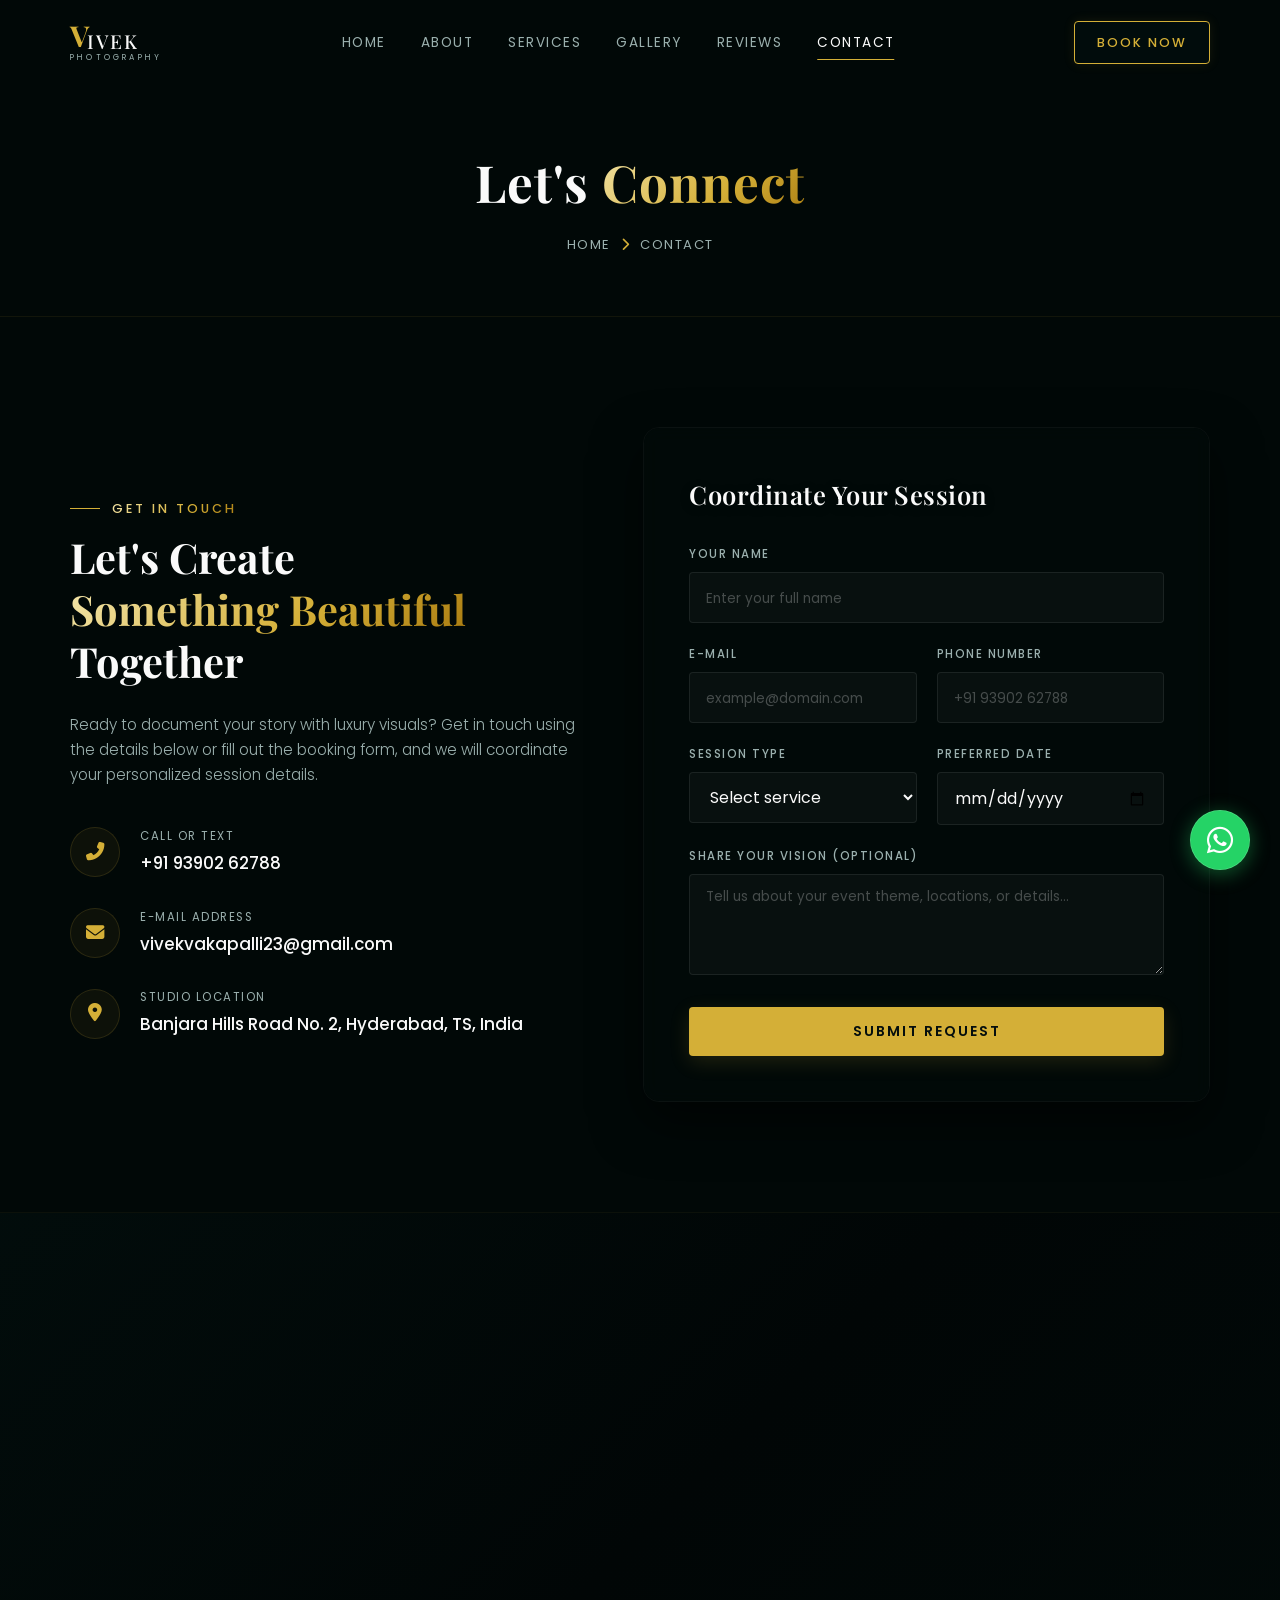
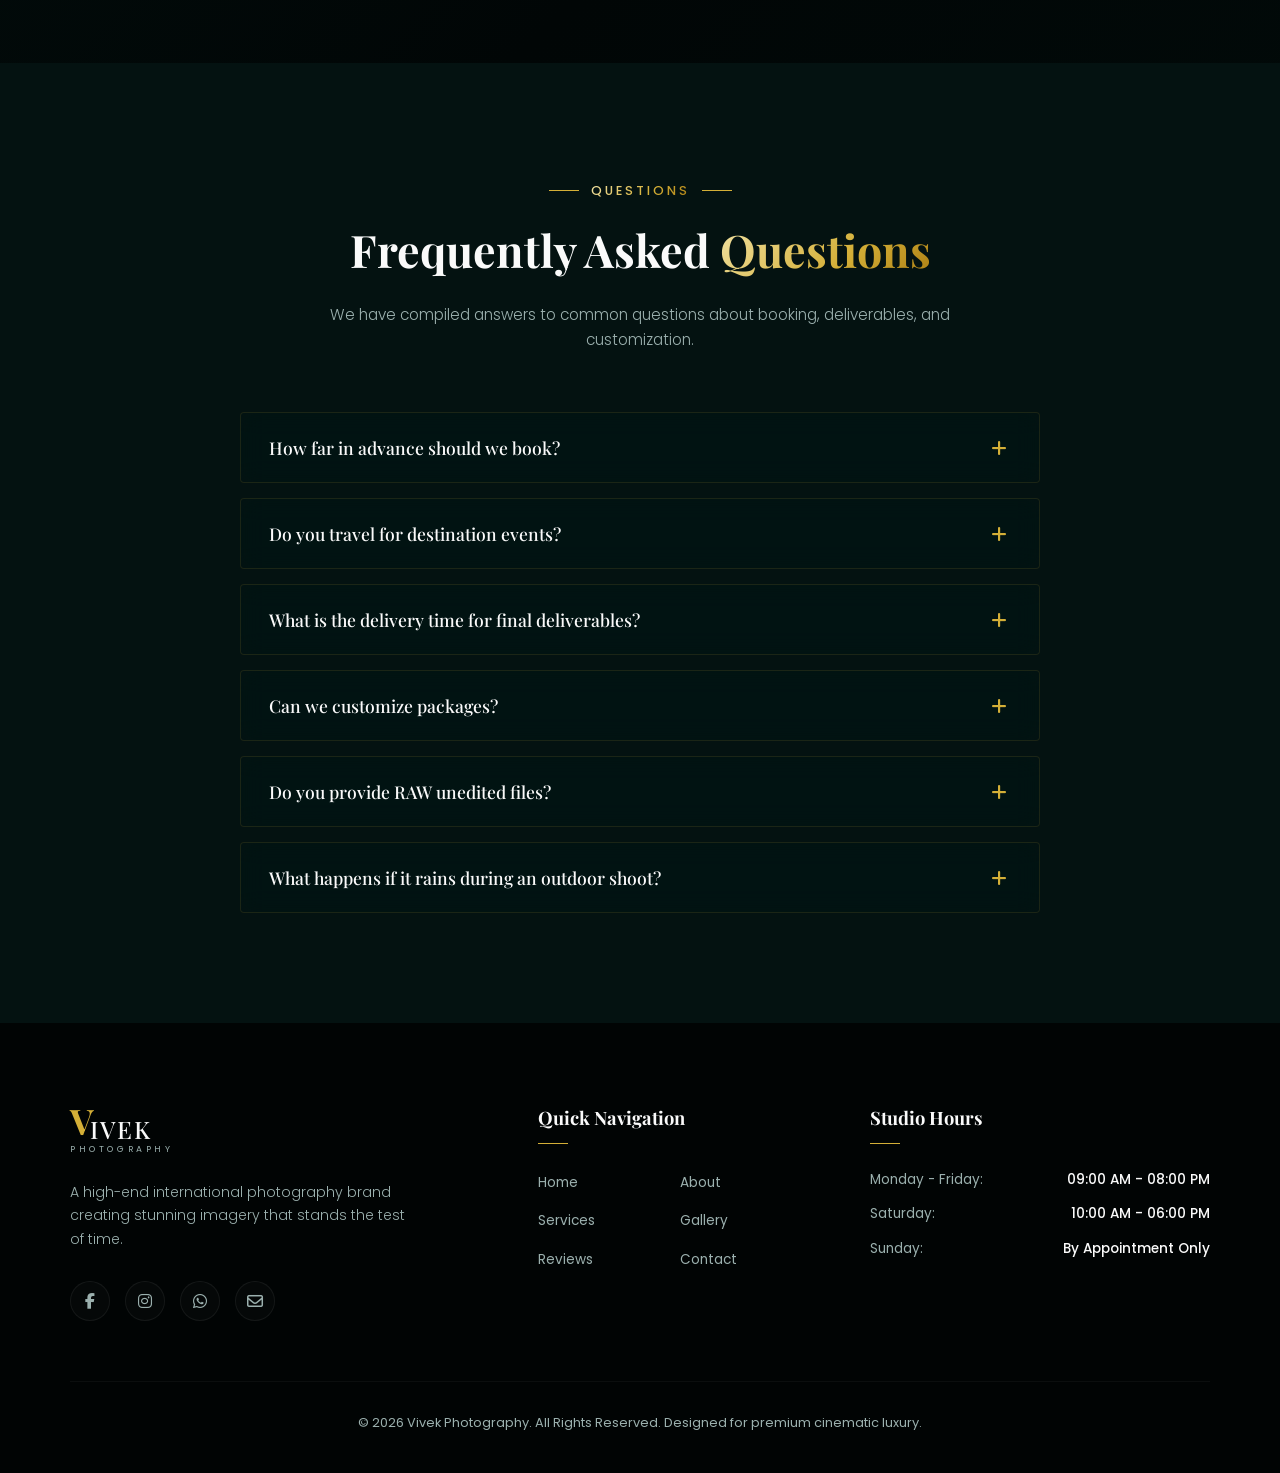
<file: contact.html>
<!DOCTYPE html>
<html lang="en">
<head>
    <meta charset="UTF-8">
    <meta name="viewport" content="width=device-width, initial-scale=1.0">
    <meta http-equiv="X-UA-Compatible" content="IE=edge">

    <!-- SEO Meta Tags -->
    <title>Contact & Booking | Vivek Photography</title>
    <meta name="description" content="Get in touch with Vivek Photography. Book your custom session, locate our Banjara Hills studio, or read our FAQs.">
    
    <!-- Fonts -->
    <link rel="preconnect" href="https://fonts.googleapis.com">
    <link rel="preconnect" href="https://fonts.gstatic.com" crossorigin>
    <link href="https://fonts.googleapis.com/css2?family=Playfair+Display:ital,wght@0,400;0,600;0,700;1,400&family=Poppins:wght@300;400;500;600;700&display=swap" rel="stylesheet">
    
    <!-- FontAwesome & CSS Stylesheets -->
    <link rel="stylesheet" href="https://cdnjs.cloudflare.com/ajax/libs/font-awesome/6.5.1/css/all.min.css">
    <link rel="stylesheet" href="style.css">
</head>
<body>

    <!-- ===================== BOKEH BACKGROUND ===================== -->
    <div class="bokeh-container">
        <div class="bokeh-dot dot-1"></div>
        <div class="bokeh-dot dot-3"></div>
        <div class="bokeh-dot dot-4"></div>
    </div>

    <!-- ===================== PAGE LOADER ===================== -->
    <div class="page-loader" id="pageLoader">
        <div class="loader-content">
            <div class="loader-logo-container">
                <span class="logo-main">VIVEK</span>
                <span class="logo-sub">PHOTOGRAPHY</span>
            </div>
            <div class="loader-bar">
                <div class="loader-progress"></div>
            </div>
            <p class="loader-text">Loading Contact Experience...</p>
        </div>
    </div>

    <!-- ===================== HEADER & NAVBAR ===================== -->
    <header class="navbar-header" id="navbar">
        <div class="container nav-container">
            <a href="index.html" class="nav-logo">
                <span class="logo-v">V</span><span class="logo-text">IVEK</span>
                <span class="logo-subtitle">PHOTOGRAPHY</span>
            </a>
            
            <nav class="nav-menu" id="navMenu">
                <ul class="nav-links">
                    <li><a href="index.html" class="nav-link">Home</a></li>
                    <li><a href="about.html" class="nav-link">About</a></li>
                    <li><a href="services.html" class="nav-link">Services</a></li>
                    <li><a href="gallery.html" class="nav-link">Gallery</a></li>
                    <li><a href="index.html#reviews" class="nav-link">Reviews</a></li>
                    <li><a href="contact.html" class="nav-link active">Contact</a></li>
                </ul>
            </nav>

            <div class="nav-right">
                <a href="contact.html" class="btn btn-gold btn-book-now">
                    <span class="btn-text">Book Now</span>
                    <span class="btn-glow"></span>
                </a>
                <button class="hamburger-btn" id="hamburgerBtn" aria-label="Toggle Navigation Menu">
                    <span></span>
                    <span></span>
                    <span></span>
                </button>
            </div>
        </div>
    </header>

    <!-- ===================== PAGE BANNER ===================== -->
    <section class="page-banner">
        <div class="container page-banner-content">
            <h1 class="page-banner-title">Let's <span class="text-gold">Connect</span></h1>
            <div class="breadcrumbs">
                <a href="index.html">Home</a>
                <span class="separator"><i class="fas fa-chevron-right"></i></span>
                <span>Contact</span>
            </div>
        </div>
    </section>

    <!-- ===================== CONTACT SECTION ===================== -->
    <section class="contact-section">
        <div class="container">
            <div class="contact-grid">
                <!-- Left Details -->
                <div class="contact-left-details reveal-on-scroll">
                    <div class="section-tag-wrapper">
                        <span class="gold-line"></span>
                        <span class="section-tag-text text-gold">Get In Touch</span>
                    </div>
                    <h2 class="contact-headline">Let's Create <span class="text-gold">Something Beautiful</span> Together</h2>
                    <p class="contact-desc">
                        Ready to document your story with luxury visuals? Get in touch using the details below or fill out the booking form, and we will coordinate your personalized session details.
                    </p>

                    <!-- Details Card -->
                    <div class="contact-details-box">
                        <div class="contact-info-item">
                            <div class="info-icon"><i class="fas fa-phone-alt"></i></div>
                            <div class="info-text">
                                <span class="info-label">Call or Text</span>
                                <a href="tel:+919390262788" class="info-val">+91 93902 62788</a>
                            </div>
                        </div>
                        <div class="contact-info-item">
                            <div class="info-icon"><i class="fas fa-envelope"></i></div>
                            <div class="info-text">
                                <span class="info-label">E-Mail Address</span>
                                <a href="mailto:vivekvakapalli23@gmail.com" class="info-val">vivekvakapalli23@gmail.com</a>
                            </div>
                        </div>
                        <div class="contact-info-item">
                            <div class="info-icon"><i class="fas fa-map-marker-alt"></i></div>
                            <div class="info-text">
                                <span class="info-label">Studio Location</span>
                                <span class="info-val">Banjara Hills Road No. 2, Hyderabad, TS, India</span>
                            </div>
                        </div>
                    </div>
                </div>

                <!-- Right Form -->
                <div class="contact-right-form reveal-on-scroll">
                    <div class="contact-form-wrapper">
                        <div class="form-bg-image" style="background-image: url('https://images.unsplash.com/photo-1452780212940-6f5c0d14d84a?w=800&q=80')"></div>
                        <div class="form-glass-overlay"></div>
                        
                        <form id="contactForm" class="contact-form">
                            <h3 class="form-title">Coordinate Your Session</h3>
                            
                            <div class="form-group">
                                <label for="name">Your Name</label>
                                <input type="text" id="name" name="name" placeholder="Enter your full name" required>
                                <span class="error-msg" id="nameError">Name is required</span>
                            </div>

                            <div class="form-group-row">
                                <div class="form-group">
                                    <label for="email">E-mail</label>
                                    <input type="email" id="email" name="email" placeholder="example@domain.com" required>
                                    <span class="error-msg" id="emailError">Valid email is required</span>
                                </div>
                                <div class="form-group">
                                    <label for="phone">Phone Number</label>
                                    <input type="tel" id="phone" name="phone" placeholder="+91 93902 62788" required>
                                    <span class="error-msg" id="phoneError">Phone number is required</span>
                                </div>
                            </div>

                            <div class="form-group-row">
                                <div class="form-group">
                                    <label for="sessionType">Session Type</label>
                                    <select id="sessionType" name="sessionType" required>
                                        <option value="" disabled selected>Select service</option>
                                        <option value="wedding">Wedding Photography</option>
                                        <option value="baby">Baby Shoot</option>
                                        <option value="events">Events Photography</option>
                                        <option value="videos">Professional Videos</option>
                                    </select>
                                    <span class="error-msg" id="typeError">Please select a session type</span>
                                </div>
                                <div class="form-group">
                                    <label for="date">Preferred Date</label>
                                    <input type="date" id="date" name="date" required>
                                    <span class="error-msg" id="dateError">Please pick a date</span>
                                </div>
                            </div>

                            <div class="form-group">
                                <label for="message">Share Your Vision (Optional)</label>
                                <textarea id="message" name="message" rows="3" placeholder="Tell us about your event theme, locations, or details..."></textarea>
                            </div>

                            <button type="submit" class="btn btn-gold-filled form-submit-btn">
                                <span class="submit-text">Submit Request</span>
                                <span class="submit-spinner"><i class="fas fa-circle-notch fa-spin"></i></span>
                            </button>
                        </form>

                        <!-- Toast Success dialog -->
                        <div class="toast-success" id="toastSuccess">
                            <div class="toast-icon"><i class="fas fa-check-circle"></i></div>
                            <h3>Request Received!</h3>
                            <p>Thank you. We will reach out to you  to coordinate your booking details.</p>
                            <button class="btn btn-gold btn-sm" id="closeToast">Close</button>
                        </div>
                    </div>
                </div>
            </div>
        </div>
    </section>

    <!-- ===================== MAP SECTION ===================== -->
    <section class="map-section reveal-on-scroll" style="padding: 0; height: 450px;">
        <iframe src="https://www.google.com/maps/embed?pb=!1m18!1m12!1m3!1d3807.251478148908!2d78.44186597593685!3d17.423719001777274!2m3!1f0!2f0!3f0!3m2!1i1024!2i768!4f13.1!3m3!1m2!1s0x3bcb9736c4b1262d%3A0xe54d924dc9075775!2sRoad%20No.%202%2C%20Banjara%20Hills%2C%20Hyderabad%2C%20Telangana!5e0!3m2!1sen!2sin!4v1700000000000!5m2!1sen!2sin" width="100%" height="100%" style="border:0;" allowfullscreen="" loading="lazy"></iframe>
    </section>

    <!-- ===================== FAQ ACCORDION SECTION ===================== -->
    <section class="faq-section">
        <div class="container">
            <div class="section-header-centered reveal-on-scroll">
                <div class="section-tag-wrapper centered">
                    <span class="gold-line"></span>
                    <span class="section-tag-text text-gold">Questions</span>
                    <span class="gold-line"></span>
                </div>
                <h2 class="section-title centered">Frequently Asked <span class="text-gold">Questions</span></h2>
                <p class="section-subtitle">We have compiled answers to common questions about booking, deliverables, and customization.</p>
            </div>

            <div class="faq-container reveal-on-scroll">
                <!-- FAQ Item 1 -->
                <div class="faq-item">
                    <button class="faq-question">
                        <span>How far in advance should we book?</span>
                        <div class="faq-icon-box"><i class="fas fa-plus"></i></div>
                    </button>
                    <div class="faq-answer">
                        <div class="faq-answer-inner">
                            For luxury weddings, we suggest booking 6 to 12 months in advance to secure your dates. For baby shoots and portrait sessions, 2 to 4 weeks is generally sufficient.
                        </div>
                    </div>
                </div>

                <!-- FAQ Item 2 -->
                <div class="faq-item">
                    <button class="faq-question">
                        <span>Do you travel for destination events?</span>
                        <div class="faq-icon-box"><i class="fas fa-plus"></i></div>
                    </button>
                    <div class="faq-answer">
                        <div class="faq-answer-inner">
                            Yes! We cover destination weddings and events across India and internationally. Travel and accommodation coordinates are added to the custom invoice estimate.
                        </div>
                    </div>
                </div>

                <!-- FAQ Item 3 -->
                <div class="faq-item">
                    <button class="faq-question">
                        <span>What is the delivery time for final deliverables?</span>
                        <div class="faq-icon-box"><i class="fas fa-plus"></i></div>
                    </button>
                    <div class="faq-answer">
                        <div class="faq-answer-inner">
                            Edited digital galleries are delivered within 2-3 weeks. Leather-bound prints and video packages take 4-6 weeks to compile, color grade, and package.
                        </div>
                    </div>
                </div>

                <!-- FAQ Item 4 -->
                <div class="faq-item">
                    <button class="faq-question">
                        <span>Can we customize packages?</span>
                        <div class="faq-icon-box"><i class="fas fa-plus"></i></div>
                    </button>
                    <div class="faq-answer">
                        <div class="faq-answer-inner">
                            Absolutely. Every client milestone is unique. We can tailor session durations, album prints, and crew size to fit your custom budget and event timeline.
                        </div>
                    </div>
                </div>

                <!-- FAQ Item 5 -->
                <div class="faq-item">
                    <button class="faq-question">
                        <span>Do you provide RAW unedited files?</span>
                        <div class="faq-icon-box"><i class="fas fa-plus"></i></div>
                    </button>
                    <div class="faq-answer">
                        <div class="faq-answer-inner">
                            RAW files are not included in standard packages as we consider color grading and retouching essential to our brand styling. However, they can be purchased separately as an add-on.
                        </div>
                    </div>
                </div>

                <!-- FAQ Item 6 -->
                <div class="faq-item">
                    <button class="faq-question">
                        <span>What happens if it rains during an outdoor shoot?</span>
                        <div class="faq-icon-box"><i class="fas fa-plus"></i></div>
                    </button>
                    <div class="faq-answer">
                        <div class="faq-answer-inner">
                            We monitor weather forecasts closely. If rain prevents outdoor shoots, we can coordinate an indoor studio shoot or reschedule the session to a mutually convenient date at no extra charge.
                        </div>
                    </div>
                </div>
            </div>
        </div>
    </section>

    <!-- ===================== FOOTER ===================== -->
    <footer class="luxury-footer">
        <div class="container footer-container">
            <div class="footer-grid">
                <!-- Branding info -->
                <div class="footer-col branding">
                    <a href="index.html" class="footer-logo">
                        <span class="logo-v">V</span><span class="logo-text">IVEK</span>
                        <span class="logo-subtitle">PHOTOGRAPHY</span>
                    </a>
                    <p class="footer-desc">
                        A high-end international photography brand creating stunning imagery that stands the test of time. 
                    </p>
                    <div class="footer-socials">
                        <a href="https://facebook.com" target="_blank" aria-label="Facebook"><i class="fab fa-facebook-f"></i></a>
                        <a href="https://instagram.com" target="_blank" aria-label="Instagram"><i class="fab fa-instagram"></i></a>
                        <a href="https://wa.me/919390262788" target="_blank" aria-label="WhatsApp"><i class="fab fa-whatsapp"></i></a>
                        <a href="mailto:vivekvakapalli23@gmail.com" aria-label="Email"><i class="far fa-envelope"></i></a>
                    </div>
                </div>

                <!-- Navigation Quick Links -->
                <div class="footer-col links">
                    <h4 class="footer-title">Quick Navigation</h4>
                    <ul class="footer-links-list">
                        <li><a href="index.html">Home</a></li>
                        <li><a href="about.html">About</a></li>
                        <li><a href="services.html">Services</a></li>
                        <li><a href="gallery.html">Gallery</a></li>
                        <li><a href="index.html#reviews">Reviews</a></li>
                        <li><a href="contact.html">Contact</a></li>
                    </ul>
                </div>

                <!-- Studio Hours -->
                <div class="footer-col hours">
                    <h4 class="footer-title">Studio Hours</h4>
                    <ul class="footer-hours-list">
                        <li><span class="day">Monday - Friday:</span> <span class="time">09:00 AM - 08:00 PM</span></li>
                        <li><span class="day">Saturday:</span> <span class="time">10:00 AM - 06:00 PM</span></li>
                        <li><span class="day">Sunday:</span> <span class="time">By Appointment Only</span></li>
                    </ul>
                </div>
            </div>

            <!-- Copyright area -->
            <div class="footer-bottom">
                <p class="copyright-text">
                    &copy; 2026 Vivek Photography. All Rights Reserved. Designed for premium cinematic luxury.
                </p>
            </div>
        </div>
    </footer>

    <!-- ===================== FLOATING WHATSAPP WIDGET ===================== -->
    <a href="https://wa.me/919390262788?text=Hello%20Vivek%20Photography,%20I'd%20love%20to%20inquire%20about%20booking%20a%20shoot!" target="_blank" class="whatsapp-float" aria-label="Chat with Vivek on WhatsApp">
        <i class="fab fa-whatsapp"></i>
        <span class="tooltip-text">Chat with Vivek</span>
    </a>

    <!-- ===================== JS SCRIPTS ===================== -->
    <script src="script.js"></script>
</body>
</html>
</file>
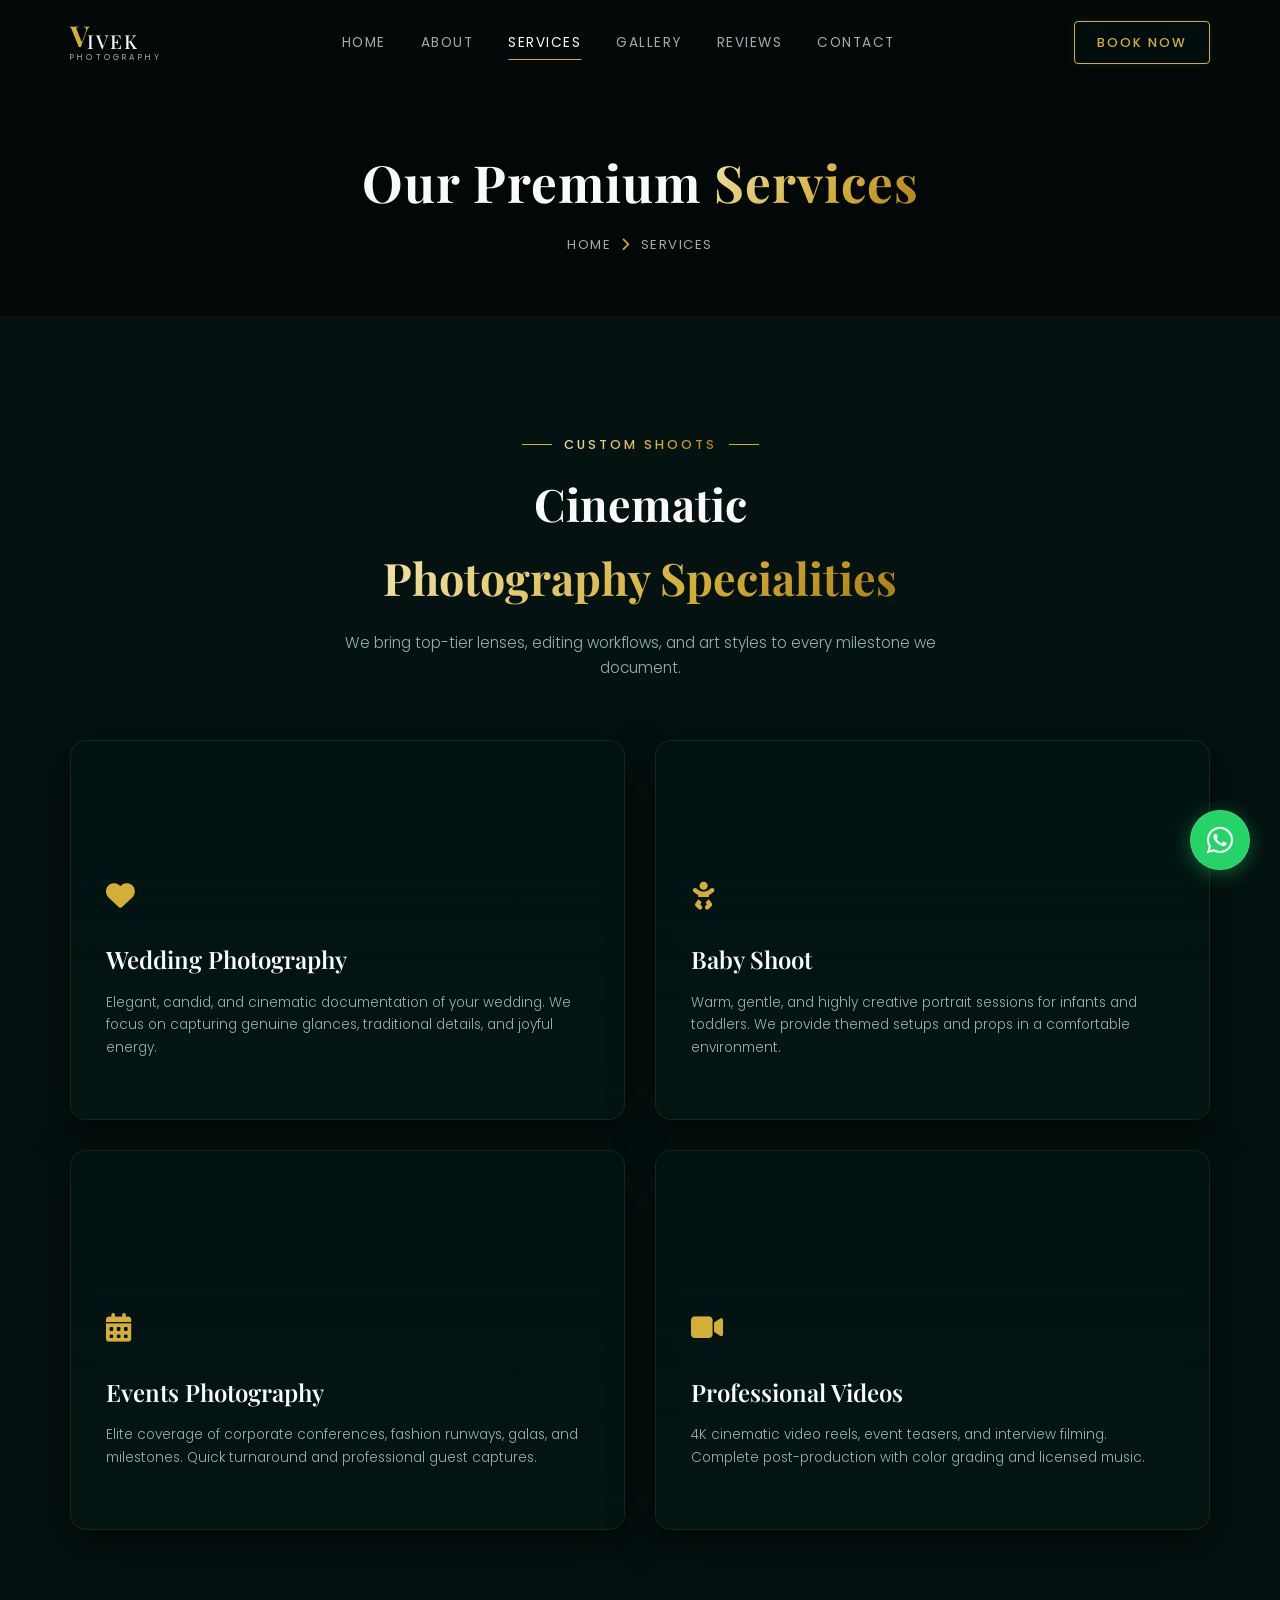
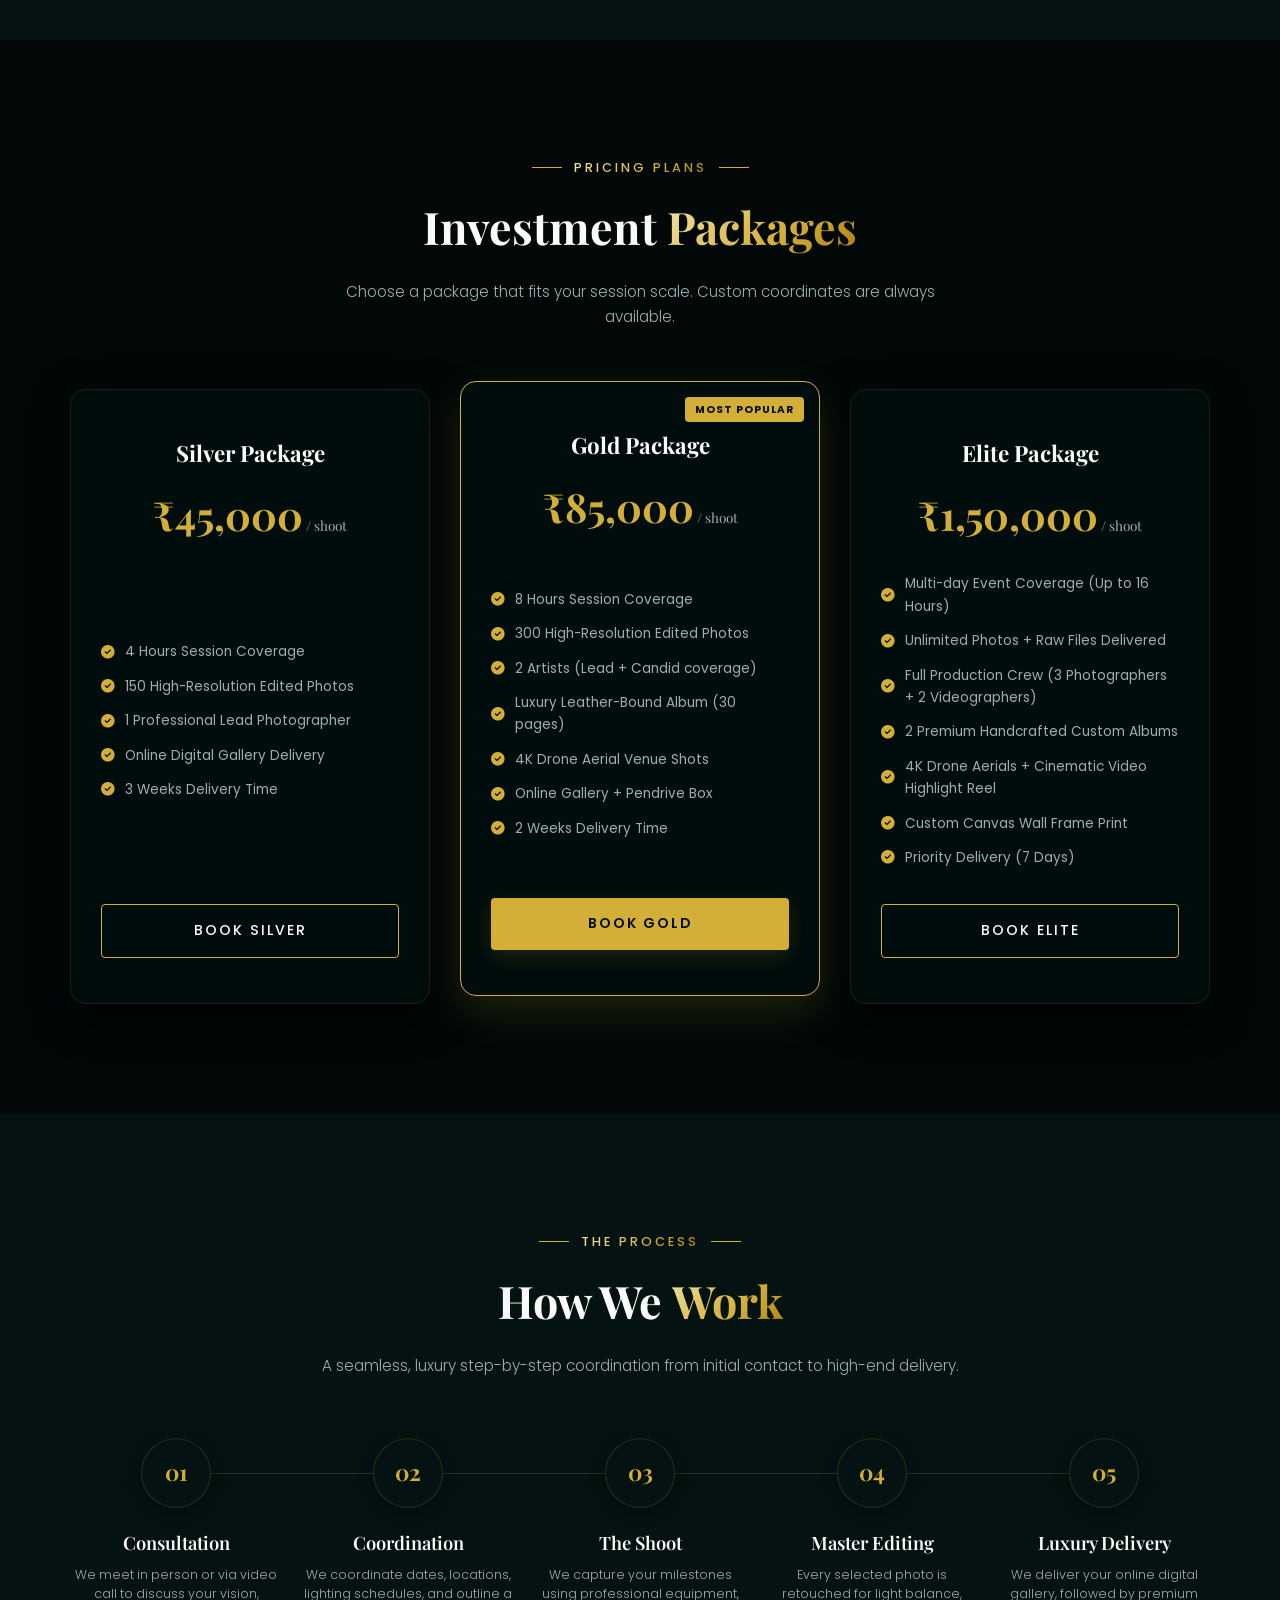
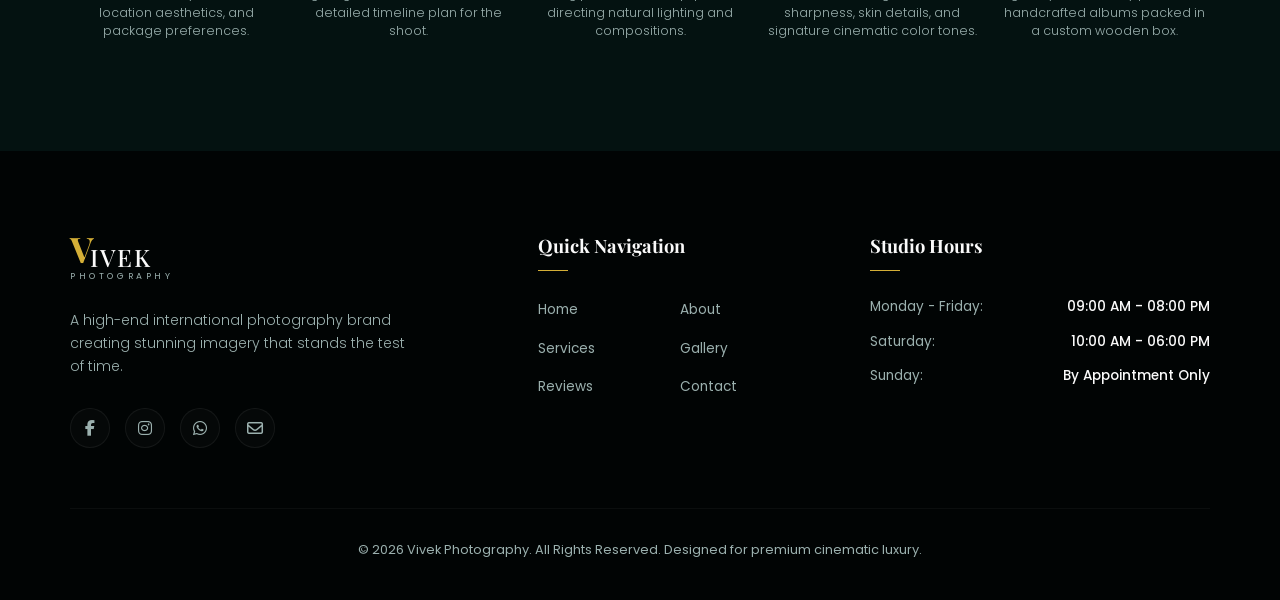
<file: services.html>
<!DOCTYPE html>
<html lang="en">
<head>
    <meta charset="UTF-8">
    <meta name="viewport" content="width=device-width, initial-scale=1.0">
    <meta http-equiv="X-UA-Compatible" content="IE=edge">

    <!-- SEO Meta Tags -->
    <title>Services & Pricing | Vivek Photography | Premium Luxury Studio</title>
    <meta name="description" content="Explore our premium photography packages, pricing plans, and horizontal work process for Weddings, Baby Shoots, Events, and Professional Video Shoots.">
    
    <!-- Fonts -->
    <link rel="preconnect" href="https://fonts.googleapis.com">
    <link rel="preconnect" href="https://fonts.gstatic.com" crossorigin>
    <link href="https://fonts.googleapis.com/css2?family=Playfair+Display:ital,wght@0,400;0,600;0,700;1,400&family=Poppins:wght@300;400;500;600;700&display=swap" rel="stylesheet">
    
    <!-- FontAwesome & CSS Stylesheets -->
    <link rel="stylesheet" href="https://cdnjs.cloudflare.com/ajax/libs/font-awesome/6.5.1/css/all.min.css">
    <link rel="stylesheet" href="style.css">
</head>
<body>

    <!-- ===================== BOKEH BACKGROUND ===================== -->
    <div class="bokeh-container">
        <div class="bokeh-dot dot-1"></div>
        <div class="bokeh-dot dot-2"></div>
        <div class="bokeh-dot dot-4"></div>
    </div>

    <!-- ===================== PAGE LOADER ===================== -->
    <div class="page-loader" id="pageLoader">
        <div class="loader-content">
            <div class="loader-logo-container">
                <span class="logo-main">VIVEK</span>
                <span class="logo-sub">PHOTOGRAPHY</span>
            </div>
            <div class="loader-bar">
                <div class="loader-progress"></div>
            </div>
            <p class="loader-text">Loading Services Experience...</p>
        </div>
    </div>

    <!-- ===================== HEADER & NAVBAR ===================== -->
    <header class="navbar-header" id="navbar">
        <div class="container nav-container">
            <a href="index.html" class="nav-logo">
                <span class="logo-v">V</span><span class="logo-text">IVEK</span>
                <span class="logo-subtitle">PHOTOGRAPHY</span>
            </a>
            
            <nav class="nav-menu" id="navMenu">
                <ul class="nav-links">
                    <li><a href="index.html" class="nav-link">Home</a></li>
                    <li><a href="about.html" class="nav-link">About</a></li>
                    <li><a href="services.html" class="nav-link active">Services</a></li>
                    <li><a href="gallery.html" class="nav-link">Gallery</a></li>
                    <li><a href="index.html#reviews" class="nav-link">Reviews</a></li>
                    <li><a href="contact.html" class="nav-link">Contact</a></li>
                </ul>
            </nav>

            <div class="nav-right">
                <a href="contact.html" class="btn btn-gold btn-book-now">
                    <span class="btn-text">Book Now</span>
                    <span class="btn-glow"></span>
                </a>
                <button class="hamburger-btn" id="hamburgerBtn" aria-label="Toggle Navigation Menu">
                    <span></span>
                    <span></span>
                    <span></span>
                </button>
            </div>
        </div>
    </header>

    <!-- ===================== PAGE BANNER ===================== -->
    <section class="page-banner">
        <div class="container page-banner-content">
            <h1 class="page-banner-title">Our Premium <span class="text-gold">Services</span></h1>
            <div class="breadcrumbs">
                <a href="index.html">Home</a>
                <span class="separator"><i class="fas fa-chevron-right"></i></span>
                <span>Services</span>
            </div>
        </div>
    </section>

    <!-- ===================== SERVICES GRID SECTION ===================== -->
    <section class="services-section">
        <div class="container">
            <div class="section-header-centered reveal-on-scroll">
                <div class="section-tag-wrapper centered">
                    <span class="gold-line"></span>
                    <span class="section-tag-text text-gold">Custom Shoots</span>
                    <span class="gold-line"></span>
                </div>
                <h2 class="section-title centered">Cinematic <span class="text-gold">Photography Specialities</span></h2>
                <p class="section-subtitle">We bring top-tier lenses, editing workflows, and art styles to every milestone we document.</p>
            </div>

            <div class="services-grid">
                <!-- Card 1 -->
                <div class="service-glass-card reveal-on-scroll" data-delay="0">
                    <div class="service-card-bg" style="background-image: url('https://images.unsplash.com/photo-1519741497674-611481863552?w=800&q=80')"></div>
                    <div class="service-card-overlay"></div>
                    <div class="service-card-content">
                        <div class="service-icon-box"><i class="fas fa-heart"></i></div>
                        <h3 class="service-title">Wedding Photography</h3>
                        <p class="service-text">Elegant, candid, and cinematic documentation of your wedding. We focus on capturing genuine glances, traditional details, and joyful energy.</p>
                        <ul class="service-highlights">
                            <li><i class="fas fa-check text-gold"></i> Single-day and multi-day coverage options</li>
                            <li><i class="fas fa-check text-gold"></i> Pre-wedding couple shoot at scenic locations</li>
                            <li><i class="fas fa-check text-gold"></i> High-resolution retouched digital gallery</li>
                            <li><i class="fas fa-check text-gold"></i> Handcrafted luxury leather-bound photo book</li>
                        </ul>
                    </div>
                </div>

                <!-- Card 2 -->
                <div class="service-glass-card reveal-on-scroll" data-delay="150">
                    <div class="service-card-bg" style="background-image: url('https://images.unsplash.com/photo-1519689680058-324335c77eba?w=800&q=80')"></div>
                    <div class="service-card-overlay"></div>
                    <div class="service-card-content">
                        <div class="service-icon-box"><i class="fas fa-baby"></i></div>
                        <h3 class="service-title">Baby Shoot</h3>
                        <p class="service-text">Warm, gentle, and highly creative portrait sessions for infants and toddlers. We provide themed setups and props in a comfortable environment.</p>
                        <ul class="service-highlights">
                            <li><i class="fas fa-check text-gold"></i> Patient, gentle pacing that adapts to baby schedules</li>
                            <li><i class="fas fa-check text-gold"></i> Selection of premium, soft textures and props</li>
                            <li><i class="fas fa-check text-gold"></i> Professional retouched portraits</li>
                            <li><i class="fas fa-check text-gold"></i> Custom themed backdrop coordinate designs</li>
                        </ul>
                    </div>
                </div>

                <!-- Card 3 -->
                <div class="service-glass-card reveal-on-scroll" data-delay="300">
                    <div class="service-card-bg" style="background-image: url('https://images.unsplash.com/photo-1511578314322-379afb476865?w=800&q=80')"></div>
                    <div class="service-card-overlay"></div>
                    <div class="service-card-content">
                        <div class="service-icon-box"><i class="fas fa-calendar-alt"></i></div>
                        <h3 class="service-title">Events Photography</h3>
                        <p class="service-text">Elite coverage of corporate conferences, fashion runways, galas, and milestones. Quick turnaround and professional guest captures.</p>
                        <ul class="service-highlights">
                            <li><i class="fas fa-check text-gold"></i> Rapid 48-hour delivery options for media launches</li>
                            <li><i class="fas fa-check text-gold"></i> Candid and formal coverage of guests & speakers</li>
                            <li><i class="fas fa-check text-gold"></i> Detailed venue atmosphere branding shots</li>
                            <li><i class="fas fa-check text-gold"></i> Aerial drone photography options</li>
                        </ul>
                    </div>
                </div>

                <!-- Card 4 -->
                <div class="service-glass-card reveal-on-scroll" data-delay="450">
                    <div class="service-card-bg" style="background-image: url('https://images.unsplash.com/photo-1492691527719-9d1e07e534b4?w=800&q=80')"></div>
                    <div class="service-card-overlay"></div>
                    <div class="service-card-content">
                        <div class="service-icon-box"><i class="fas fa-video"></i></div>
                        <h3 class="service-title">Professional Videos</h3>
                        <p class="service-text">4K cinematic video reels, event teasers, and interview filming. Complete post-production with color grading and licensed music.</p>
                        <ul class="service-highlights">
                            <li><i class="fas fa-check text-gold"></i> Filmed on 4K cinematic camera sensors</li>
                            <li><i class="fas fa-check text-gold"></i> Stabilized gimbal and high-end audio tracking</li>
                            <li><i class="fas fa-check text-gold"></i> Custom color grading matching dark teal aesthetics</li>
                            <li><i class="fas fa-check text-gold"></i> 1-minute social teaser + full length highlight movie</li>
                        </ul>
                    </div>
                </div>
            </div>
        </div>
    </section>

    <!-- ===================== PRICING PACKAGES SECTION ===================== -->
    <section class="pricing-section">
        <div class="container">
            <div class="section-header-centered reveal-on-scroll">
                <div class="section-tag-wrapper centered">
                    <span class="gold-line"></span>
                    <span class="section-tag-text text-gold">Pricing plans</span>
                    <span class="gold-line"></span>
                </div>
                <h2 class="section-title centered">Investment <span class="text-gold">Packages</span></h2>
                <p class="section-subtitle">Choose a package that fits your session scale. Custom coordinates are always available.</p>
            </div>

            <div class="pricing-grid">
                <!-- Package 1: Silver -->
                <div class="pricing-card reveal-on-scroll" data-delay="0">
                    <div class="pricing-header">
                        <h3 class="pricing-name">Silver Package</h3>
                        <div class="pricing-price">₹45,000<span> / shoot</span></div>
                    </div>
                    <ul class="pricing-features">
                        <li><i class="fas fa-check-circle"></i> 4 Hours Session Coverage</li>
                        <li><i class="fas fa-check-circle"></i> 150 High-Resolution Edited Photos</li>
                        <li><i class="fas fa-check-circle"></i> 1 Professional Lead Photographer</li>
                        <li><i class="fas fa-check-circle"></i> Online Digital Gallery Delivery</li>
                        <li><i class="fas fa-check-circle"></i> 3 Weeks Delivery Time</li>
                    </ul>
                    <a href="contact.html" class="btn btn-gold-outline pricing-btn">Book Silver</a>
                </div>

                <!-- Package 2: Gold (Popular) -->
                <div class="pricing-card popular reveal-on-scroll" data-delay="150">
                    <div class="pricing-header">
                        <h3 class="pricing-name">Gold Package</h3>
                        <div class="pricing-price">₹85,000<span> / shoot</span></div>
                    </div>
                    <ul class="pricing-features">
                        <li><i class="fas fa-check-circle"></i> 8 Hours Session Coverage</li>
                        <li><i class="fas fa-check-circle"></i> 300 High-Resolution Edited Photos</li>
                        <li><i class="fas fa-check-circle"></i> 2 Artists (Lead + Candid coverage)</li>
                        <li><i class="fas fa-check-circle"></i> Luxury Leather-Bound Album (30 pages)</li>
                        <li><i class="fas fa-check-circle"></i> 4K Drone Aerial Venue Shots</li>
                        <li><i class="fas fa-check-circle"></i> Online Gallery + Pendrive Box</li>
                        <li><i class="fas fa-check-circle"></i> 2 Weeks Delivery Time</li>
                    </ul>
                    <a href="contact.html" class="btn btn-gold-filled pricing-btn">Book Gold</a>
                </div>

                <!-- Package 3: Elite -->
                <div class="pricing-card reveal-on-scroll" data-delay="300">
                    <div class="pricing-header">
                        <h3 class="pricing-name">Elite Package</h3>
                        <div class="pricing-price">₹1,50,000<span> / shoot</span></div>
                    </div>
                    <ul class="pricing-features">
                        <li><i class="fas fa-check-circle"></i> Multi-day Event Coverage (Up to 16 Hours)</li>
                        <li><i class="fas fa-check-circle"></i> Unlimited Photos + Raw Files Delivered</li>
                        <li><i class="fas fa-check-circle"></i> Full Production Crew (3 Photographers + 2 Videographers)</li>
                        <li><i class="fas fa-check-circle"></i> 2 Premium Handcrafted Custom Albums</li>
                        <li><i class="fas fa-check-circle"></i> 4K Drone Aerials + Cinematic Video Highlight Reel</li>
                        <li><i class="fas fa-check-circle"></i> Custom Canvas Wall Frame Print</li>
                        <li><i class="fas fa-check-circle"></i> Priority Delivery (7 Days)</li>
                    </ul>
                    <a href="contact.html" class="btn btn-gold-outline pricing-btn">Book Elite</a>
                </div>
            </div>
        </div>
    </section>

    <!-- ===================== WORKING PROCESS TIMELINE ===================== -->
    <section class="process-section">
        <div class="container">
            <div class="section-header-centered reveal-on-scroll">
                <div class="section-tag-wrapper centered">
                    <span class="gold-line"></span>
                    <span class="section-tag-text text-gold">The Process</span>
                    <span class="gold-line"></span>
                </div>
                <h2 class="section-title centered">How We <span class="text-gold">Work</span></h2>
                <p class="section-subtitle">A seamless, luxury step-by-step coordination from initial contact to high-end delivery.</p>
            </div>

            <div class="process-grid reveal-on-scroll">
                <!-- Step 1 -->
                <div class="process-step">
                    <div class="process-num">01</div>
                    <h3 class="process-title">Consultation</h3>
                    <p class="process-desc">We meet in person or via video call to discuss your vision, location aesthetics, and package preferences.</p>
                </div>

                <!-- Step 2 -->
                <div class="process-step">
                    <div class="process-num">02</div>
                    <h3 class="process-title">Coordination</h3>
                    <p class="process-desc">We coordinate dates, locations, lighting schedules, and outline a detailed timeline plan for the shoot.</p>
                </div>

                <!-- Step 3 -->
                <div class="process-step">
                    <div class="process-num">03</div>
                    <h3 class="process-title">The Shoot</h3>
                    <p class="process-desc">We capture your milestones using professional equipment, directing natural lighting and compositions.</p>
                </div>

                <!-- Step 4 -->
                <div class="process-step">
                    <div class="process-num">04</div>
                    <h3 class="process-title">Master Editing</h3>
                    <p class="process-desc">Every selected photo is retouched for light balance, sharpness, skin details, and signature cinematic color tones.</p>
                </div>

                <!-- Step 5 -->
                <div class="process-step">
                    <div class="process-num">05</div>
                    <h3 class="process-title">Luxury Delivery</h3>
                    <p class="process-desc">We deliver your online digital gallery, followed by premium handcrafted albums packed in a custom wooden box.</p>
                </div>
            </div>
        </div>
    </section>

    <!-- ===================== FOOTER ===================== -->
    <footer class="luxury-footer">
        <div class="container footer-container">
            <div class="footer-grid">
                <!-- Branding info -->
                <div class="footer-col branding">
                    <a href="index.html" class="footer-logo">
                        <span class="logo-v">V</span><span class="logo-text">IVEK</span>
                        <span class="logo-subtitle">PHOTOGRAPHY</span>
                    </a>
                    <p class="footer-desc">
                        A high-end international photography brand creating stunning imagery that stands the test of time. 
                    </p>
                    <div class="footer-socials">
                        <a href="https://facebook.com" target="_blank" aria-label="Facebook"><i class="fab fa-facebook-f"></i></a>
                        <a href="https://instagram.com" target="_blank" aria-label="Instagram"><i class="fab fa-instagram"></i></a>
                        <a href="https://wa.me/919390262788" target="_blank" aria-label="WhatsApp"><i class="fab fa-whatsapp"></i></a>
                        <a href="mailto:vivekvakapalli23@gmail.com" aria-label="Email"><i class="far fa-envelope"></i></a>
                    </div>
                </div>

                <!-- Navigation Quick Links -->
                <div class="footer-col links">
                    <h4 class="footer-title">Quick Navigation</h4>
                    <ul class="footer-links-list">
                        <li><a href="index.html">Home</a></li>
                        <li><a href="about.html">About</a></li>
                        <li><a href="services.html">Services</a></li>
                        <li><a href="gallery.html">Gallery</a></li>
                        <li><a href="index.html#reviews">Reviews</a></li>
                        <li><a href="contact.html">Contact</a></li>
                    </ul>
                </div>

                <!-- Studio Hours -->
                <div class="footer-col hours">
                    <h4 class="footer-title">Studio Hours</h4>
                    <ul class="footer-hours-list">
                        <li><span class="day">Monday - Friday:</span> <span class="time">09:00 AM - 08:00 PM</span></li>
                        <li><span class="day">Saturday:</span> <span class="time">10:00 AM - 06:00 PM</span></li>
                        <li><span class="day">Sunday:</span> <span class="time">By Appointment Only</span></li>
                    </ul>
                </div>
            </div>

            <!-- Copyright area -->
            <div class="footer-bottom">
                <p class="copyright-text">
                    &copy; 2026 Vivek Photography. All Rights Reserved. Designed for premium cinematic luxury.
                </p>
            </div>
        </div>
    </footer>

    <!-- ===================== FLOATING WHATSAPP WIDGET ===================== -->
    <a href="https://wa.me/919390262788?text=Hello%20Vivek%20Photography,%20I'd%20love%20to%20inquire%20about%20booking%20a%20shoot!" target="_blank" class="whatsapp-float" aria-label="Chat with Vivek on WhatsApp">
        <i class="fab fa-whatsapp"></i>
        <span class="tooltip-text">Chat with Vivek</span>
    </a>

    <!-- ===================== JS SCRIPTS ===================== -->
    <script src="script.js"></script>
</body>
</html>
</file>
<file: style.css>
/* ============================================
   VIVEK PHOTOGRAPHY - Luxury Cinematic Theme
   Dark Teal • Deep Emerald • Metallic Gold
   ============================================ */

/* ---- Typography Imports ---- */
@import url('https://fonts.googleapis.com/css2?family=Playfair+Display:ital,wght@0,400;0,500;0,600;0,700;1,400&family=Poppins:wght@300;400;500;600;700&display=swap');

/* ---- CSS Variables (Design Tokens) ---- */
:root {
  /* Colors */
  --bg-main: #041211;
  --bg-gradient: linear-gradient(135deg, #031412 0%, #010606 50%, #020f0d 100%);
  --bg-section-dark: #010807;
  --bg-section-alt: #051a18;
  
  --gold: #D4AF37;
  --gold-light: #F3E5AB;
  --gold-dark: #AA7C11;
  --gold-glow: rgba(212, 175, 55, 0.4);
  --gold-border: rgba(212, 175, 55, 0.18);
  
  --text-light: #FAFAFA;
  --text-muted: #9BB0AE;
  --text-dark: #050E0D;
  
  /* Glassmorphism */
  --glass-bg: rgba(4, 21, 20, 0.45);
  --glass-border: rgba(212, 175, 55, 0.12);
  --glass-shadow: 0 12px 40px 0 rgba(0, 0, 0, 0.6);
  --glass-blur: blur(12px) saturate(140%);
  
  /* Transitions */
  --transition-fast: all 0.25s cubic-bezier(0.25, 0.46, 0.45, 0.94);
  --transition-normal: all 0.4s cubic-bezier(0.25, 0.8, 0.25, 1);
  --transition-slow: all 0.7s cubic-bezier(0.25, 1, 0.5, 1);
  
  /* Radius */
  --radius-sm: 4px;
  --radius-md: 8px;
  --radius-lg: 16px;
  --radius-full: 9999px;
  
  /* Fonts */
  --font-title: 'Playfair Display', Georgia, serif;
  --font-body: 'Poppins', sans-serif;
  
  /* Layout */
  --max-width: 1200px;
  --header-height: 85px;
}

/* ---- Reset & Core Styles ---- */
*, *::before, *::after {
  box-sizing: border-box;
  margin: 0;
  padding: 0;
}

html {
  scroll-behavior: smooth;
  font-size: 16px;
  -webkit-text-size-adjust: 100%;
}

body {
  font-family: var(--font-body);
  background-color: var(--bg-main);
  background-image: var(--bg-gradient);
  color: var(--text-light);
  min-height: 100vh;
  overflow-x: hidden;
  line-height: 1.65;
  -webkit-font-smoothing: antialiased;
}

/* Scrollbar customization */
::-webkit-scrollbar {
  width: 8px;
}
::-webkit-scrollbar-track {
  background: var(--bg-main);
}
::-webkit-scrollbar-thumb {
  background: var(--gold-dark);
  border-radius: var(--radius-full);
}
::-webkit-scrollbar-thumb:hover {
  background: var(--gold);
}

a {
  color: inherit;
  text-decoration: none;
  transition: var(--transition-fast);
}

button, input, textarea, select {
  font-family: inherit;
  font-size: inherit;
  color: inherit;
  background: none;
  border: none;
}

img {
  max-width: 100%;
  height: auto;
  display: block;
}

/* ============================================
   BOKEH BACKGROUND EFFECTS
   ============================================ */
.bokeh-container {
  position: fixed;
  top: 0;
  left: 0;
  width: 100%;
  height: 100%;
  z-index: -1;
  pointer-events: none;
  overflow: hidden;
}

.bokeh-dot {
  position: absolute;
  border-radius: var(--radius-full);
  filter: blur(80px);
  opacity: 0.15;
  mix-blend-mode: screen;
  animation: floatBokeh 25s infinite alternate ease-in-out;
}

.dot-1 {
  top: 10%;
  left: 15%;
  width: 300px;
  height: 300px;
  background: radial-gradient(circle, var(--gold) 0%, rgba(4, 21, 20, 0) 70%);
}

.dot-2 {
  bottom: 15%;
  right: 10%;
  width: 400px;
  height: 400px;
  background: radial-gradient(circle, #0e4c44 0%, rgba(4, 21, 20, 0) 70%);
  animation-duration: 35s;
  animation-delay: -5s;
}

.dot-3 {
  top: 50%;
  left: 70%;
  width: 250px;
  height: 250px;
  background: radial-gradient(circle, var(--gold-light) 0%, rgba(4, 21, 20, 0) 75%);
  animation-duration: 20s;
  animation-delay: -8s;
}

.dot-4 {
  bottom: 5%;
  left: 5%;
  width: 350px;
  height: 350px;
  background: radial-gradient(circle, #05312a 0%, rgba(0, 0, 0, 0) 80%);
  animation-duration: 30s;
  animation-delay: -3s;
}

@keyframes floatBokeh {
  0% {
    transform: translate(0, 0) scale(1);
  }
  50% {
    transform: translate(50px, -40px) scale(1.15);
  }
  100% {
    transform: translate(-30px, 60px) scale(0.9);
  }
}

/* ============================================
   PAGE LOADER
   ============================================ */
.page-loader {
  position: fixed;
  top: 0;
  left: 0;
  width: 100%;
  height: 100%;
  background: #010606;
  z-index: 9999;
  display: flex;
  justify-content: center;
  align-items: center;
  transition: opacity 0.8s ease, visibility 0.8s ease;
}

.page-loader.fade-out {
  opacity: 0;
  visibility: hidden;
}

.loader-content {
  text-align: center;
}

.loader-logo-container {
  display: flex;
  flex-direction: column;
  align-items: center;
  margin-bottom: 30px;
}

.loader-logo-container .logo-main {
  font-family: var(--font-title);
  font-size: 2.8rem;
  letter-spacing: 8px;
  color: var(--text-light);
  font-weight: 700;
  text-shadow: 0 0 15px rgba(255, 255, 255, 0.1);
}

.loader-logo-container .logo-sub {
  font-size: 0.75rem;
  letter-spacing: 6px;
  color: var(--gold);
  margin-top: 5px;
}

.loader-bar {
  width: 220px;
  height: 2px;
  background: rgba(255, 255, 255, 0.08);
  border-radius: var(--radius-full);
  margin: 0 auto 15px;
  overflow: hidden;
  position: relative;
}

.loader-progress {
  position: absolute;
  top: 0;
  left: 0;
  height: 100%;
  width: 0;
  background: linear-gradient(90deg, var(--gold-dark) 0%, var(--gold) 100%);
  animation: loadProgress 2.2s infinite ease-in-out;
}

.loader-text {
  font-size: 0.8rem;
  color: var(--text-muted);
  letter-spacing: 2px;
  text-transform: uppercase;
}

@keyframes loadProgress {
  0% { width: 0; left: 0; }
  50% { width: 100%; left: 0; }
  100% { width: 0; left: 100%; }
}

/* ============================================
   CONTAINER & LAYOUT
   ============================================ */
.container {
  max-width: var(--max-width);
  margin: 0 auto;
  padding: 0 30px;
  width: 100%;
}

/* Sections */
section {
  padding: 110px 0;
  position: relative;
}

/* ============================================
   BUTTONS
   ============================================ */
.btn {
  display: inline-flex;
  align-items: center;
  justify-content: center;
  padding: 14px 34px;
  font-size: 0.88rem;
  font-weight: 500;
  letter-spacing: 2px;
  text-transform: uppercase;
  border-radius: var(--radius-sm);
  position: relative;
  overflow: hidden;
  transition: var(--transition-normal);
  cursor: pointer;
  z-index: 1;
}

.btn-gold-filled {
  background: var(--gold);
  color: var(--text-dark);
  font-weight: 600;
  box-shadow: 0 6px 20px rgba(212, 175, 55, 0.15);
}

.btn-gold-filled::before {
  content: '';
  position: absolute;
  top: 0;
  left: -100%;
  width: 100%;
  height: 100%;
  background: linear-gradient(90deg, rgba(255,255,255,0) 0%, rgba(255,255,255,0.4) 50%, rgba(255,255,255,0) 100%);
  transition: all 0.6s ease;
  z-index: -1;
}

.btn-gold-filled:hover::before {
  left: 100%;
}

.btn-gold-filled:hover {
  transform: translateY(-3px);
  box-shadow: 0 10px 25px rgba(212, 175, 55, 0.35);
  background-color: var(--gold-light);
}

.btn-gold-outline {
  border: 1px solid var(--gold);
  color: var(--text-light);
  background: transparent;
}

.btn-gold-outline::before {
  content: '';
  position: absolute;
  top: 0;
  left: 0;
  width: 100%;
  height: 0;
  background: var(--gold);
  transition: var(--transition-normal);
  z-index: -1;
}

.btn-gold-outline:hover {
  color: var(--text-dark);
  transform: translateY(-3px);
  box-shadow: 0 8px 20px rgba(212, 175, 55, 0.2);
}

.btn-gold-outline:hover::before {
  height: 100%;
}

/* Glow button nav */
.btn-gold {
  border: 1px solid var(--gold);
  color: var(--gold);
  padding: 10px 22px;
  font-size: 0.8rem;
  box-shadow: 0 0 12px rgba(212, 175, 55, 0.1);
  background: rgba(4, 21, 20, 0.4);
}

.btn-gold:hover {
  background: var(--gold);
  color: var(--text-dark);
  box-shadow: 0 0 20px rgba(212, 175, 55, 0.45);
  transform: translateY(-1px);
}

/* ============================================
   HEADER & NAVIGATION
   ============================================ */
.navbar-header {
  position: fixed;
  top: 0;
  left: 0;
  width: 100%;
  height: var(--header-height);
  z-index: 1000;
  transition: var(--transition-normal);
  background: transparent;
  display: flex;
  align-items: center;
}

/* Scrolled Nav styling */
.navbar-header.scrolled {
  height: 75px;
  background: rgba(2, 10, 9, 0.82);
  backdrop-filter: blur(16px);
  border-bottom: 1px solid rgba(212, 175, 55, 0.1);
  box-shadow: 0 8px 30px rgba(0, 0, 0, 0.5);
}

.nav-container {
  display: flex;
  justify-content: space-between;
  align-items: center;
}

/* Logo */
.nav-logo {
  display: flex;
  flex-direction: column;
  position: relative;
}

.nav-logo .logo-v {
  font-family: var(--font-title);
  font-size: 1.8rem;
  font-weight: 700;
  color: var(--gold);
  display: inline-block;
  line-height: 1;
}

.nav-logo .logo-text {
  font-family: var(--font-title);
  font-size: 1.2rem;
  font-weight: 500;
  color: var(--text-light);
  position: absolute;
  left: 17px;
  top: 5px;
  letter-spacing: 2px;
}

.nav-logo .logo-subtitle {
  font-size: 0.5rem;
  letter-spacing: 3.2px;
  color: var(--text-muted);
  margin-top: 2px;
}

/* Links menu */
.nav-links {
  display: flex;
  list-style: none;
  gap: 35px;
}

.nav-link {
  font-size: 0.85rem;
  font-weight: 400;
  letter-spacing: 1.5px;
  text-transform: uppercase;
  color: var(--text-muted);
  position: relative;
  padding: 8px 0;
}

.nav-link:hover, .nav-link.active {
  color: var(--text-light);
}

/* Underline Animation */
.nav-link::after {
  content: '';
  position: absolute;
  bottom: 0;
  left: 50%;
  width: 0;
  height: 1.5px;
  background: var(--gold);
  transition: var(--transition-normal);
  transform: translateX(-50%);
}

.nav-link:hover::after, .nav-link.active::after {
  width: 100%;
}

.nav-right {
  display: flex;
  align-items: center;
  gap: 20px;
}

/* Hamburger mobile button */
.hamburger-btn {
  display: none;
  flex-direction: column;
  justify-content: space-between;
  width: 25px;
  height: 18px;
  cursor: pointer;
  z-index: 1001;
}

.hamburger-btn span {
  width: 100%;
  height: 2px;
  background: var(--text-light);
  border-radius: var(--radius-full);
  transition: var(--transition-fast);
}

.hamburger-btn.active span:nth-child(1) {
  transform: translateY(8px) rotate(45deg);
}

.hamburger-btn.active span:nth-child(2) {
  opacity: 0;
}

.hamburger-btn.active span:nth-child(3) {
  transform: translateY(-8px) rotate(-45deg);
}

/* ============================================
   HERO SECTION
   ============================================ */
.hero-section {
  min-height: 100vh;
  display: flex;
  align-items: center;
  padding-top: 130px;
  padding-bottom: 70px;
  overflow: hidden;
}

.hero-grid {
  display: grid;
  grid-template-columns: 1.1fr 0.9fr;
  gap: 40px;
  align-items: center;
}

/* Hero Left Content */
.welcome-badge {
  display: inline-flex;
  align-items: center;
  gap: 12px;
  margin-bottom: 20px;
}

.welcome-badge .badge-line {
  width: 35px;
  height: 1px;
  background: var(--gold);
}

.welcome-badge .badge-text {
  font-size: 0.8rem;
  letter-spacing: 3px;
  text-transform: uppercase;
  color: var(--gold);
  font-weight: 500;
}

.hero-title {
  font-family: var(--font-title);
  font-size: 4rem;
  font-weight: 700;
  line-height: 1.15;
  margin-bottom: 15px;
  color: var(--text-light);
}

.text-gold {
  color: var(--gold);
  background: linear-gradient(135deg, var(--gold-light) 0%, var(--gold) 60%, var(--gold-dark) 100%);
  -webkit-background-clip: text;
  -webkit-text-fill-color: transparent;
  display: inline-block;
}

.hero-tagline {
  font-family: var(--font-title);
  font-style: italic;
  font-size: 1.6rem;
  color: var(--gold-light);
  margin-bottom: 25px;
  letter-spacing: 0.5px;
}

.hero-desc {
  font-size: 0.98rem;
  color: var(--text-muted);
  margin-bottom: 40px;
  max-width: 540px;
  font-weight: 300;
}

.hero-ctas {
  display: flex;
  gap: 20px;
}

/* Hero Right Content (Camera Setup) */
.camera-image-wrapper {
  position: relative;
  display: flex;
  justify-content: center;
  align-items: center;
}

.hero-camera-img {
  width: 85%;
  border-radius: var(--radius-lg);
  box-shadow: 0 25px 55px rgba(0,0,0,0.8);
  position: relative;
  z-index: 2;
  border: 1px solid rgba(255, 255, 255, 0.05);
  animation: cameraFloat 6s ease-in-out infinite;
}

.glow-ring {
  position: absolute;
  width: 100%;
  height: 100%;
  border-radius: var(--radius-full);
  background: radial-gradient(circle, var(--gold-glow) 0%, rgba(4, 21, 20, 0) 70%);
  filter: blur(40px);
  z-index: 1;
  opacity: 0.8;
  animation: glowPulse 4s infinite alternate ease-in-out;
}

@keyframes cameraFloat {
  0% { transform: translateY(0px) rotate(0deg); }
  50% { transform: translateY(-15px) rotate(1deg); }
  100% { transform: translateY(0px) rotate(0deg); }
}

@keyframes glowPulse {
  0% { transform: scale(0.9); opacity: 0.6; }
  100% { transform: scale(1.1); opacity: 0.9; }
}

/* Floating social media bar */
.floating-socials {
  position: absolute;
  right: -15px;
  bottom: 30px;
  display: flex;
  flex-direction: column;
  gap: 12px;
  z-index: 10;
}

.social-icon {
  width: 44px;
  height: 44px;
  border-radius: var(--radius-full);
  background: var(--glass-bg);
  backdrop-filter: var(--glass-blur);
  border: 1px solid var(--glass-border);
  display: flex;
  align-items: center;
  justify-content: center;
  color: var(--text-light);
  box-shadow: 0 4px 15px rgba(0,0,0,0.3);
  transition: var(--transition-normal);
}

.social-icon:hover {
  color: var(--text-dark);
  background: var(--gold);
  border-color: var(--gold);
  box-shadow: 0 0 15px var(--gold-glow);
  transform: translateX(-5px) scale(1.05);
}

/* Bottom Stats Bar */
.hero-stats-wrapper {
  display: grid;
  grid-template-columns: repeat(4, 1fr);
  gap: 25px;
  margin-top: 80px;
  padding: 30px 40px;
  border-radius: var(--radius-lg);
  background: var(--glass-bg);
  backdrop-filter: var(--glass-blur);
  border: 1px solid var(--glass-border);
  box-shadow: var(--glass-shadow);
}

.stat-item {
  display: flex;
  align-items: center;
  gap: 20px;
}

.stat-icon-box {
  width: 50px;
  height: 50px;
  border-radius: var(--radius-md);
  background: rgba(212, 175, 55, 0.08);
  border: 1px solid rgba(212, 175, 55, 0.2);
  display: flex;
  align-items: center;
  justify-content: center;
  color: var(--gold);
  font-size: 1.3rem;
  transition: var(--transition-normal);
}

.stat-item:hover .stat-icon-box {
  background: var(--gold);
  color: var(--text-dark);
  box-shadow: 0 0 15px var(--gold-glow);
}

.stat-info {
  display: flex;
  flex-direction: column;
}

.stat-number {
  font-family: var(--font-title);
  font-size: 1.8rem;
  font-weight: 700;
  color: var(--text-light);
  line-height: 1;
}

.stat-plus {
  font-family: var(--font-title);
  font-size: 1.5rem;
  color: var(--gold);
  font-weight: 700;
}

.stat-label {
  font-size: 0.75rem;
  text-transform: uppercase;
  letter-spacing: 1.5px;
  color: var(--text-muted);
  margin-top: 4px;
}

/* Scroll down mouse indicator */
.scroll-down-indicator {
  position: absolute;
  bottom: 25px;
  left: 50%;
  transform: translateX(-50%);
  display: flex;
  flex-direction: column;
  align-items: center;
  gap: 8px;
  color: var(--text-muted);
  cursor: pointer;
  transition: var(--transition-fast);
}

.scroll-down-indicator:hover {
  color: var(--gold);
}

.mouse-icon {
  width: 20px;
  height: 32px;
  border: 2px solid currentColor;
  border-radius: 12px;
  position: relative;
}

.mouse-icon .wheel {
  width: 4px;
  height: 6px;
  background: currentColor;
  border-radius: var(--radius-full);
  position: absolute;
  top: 6px;
  left: 50%;
  transform: translateX(-50%);
  animation: mouseWheelScroll 1.6s infinite ease;
}

.scroll-down-indicator .arrow-down {
  font-size: 0.75rem;
  animation: arrowBounce 1.6s infinite ease;
}

@keyframes mouseWheelScroll {
  0% { opacity: 1; top: 6px; }
  50% { opacity: 0.3; top: 14px; }
  100% { opacity: 1; top: 6px; }
}

@keyframes arrowBounce {
  0% { transform: translateY(0); }
  50% { transform: translateY(5px); }
  100% { transform: translateY(0); }
}

/* ============================================
   SECTION COMMON HEADER
   ============================================ */
.section-tag-wrapper {
  display: inline-flex;
  align-items: center;
  gap: 12px;
  margin-bottom: 12px;
}

.section-tag-wrapper .gold-line {
  width: 30px;
  height: 1px;
  background: var(--gold);
}

.section-tag-text {
  font-size: 0.8rem;
  letter-spacing: 3px;
  text-transform: uppercase;
  font-weight: 500;
}

.section-title {
  font-family: var(--font-title);
  font-size: 2.8rem;
  font-weight: 700;
  margin-bottom: 25px;
  color: var(--text-light);
}

/* Centered Header */
.section-header-centered {
  text-align: center;
  max-width: 650px;
  margin: 0 auto 60px;
}

.section-tag-wrapper.centered {
  justify-content: center;
}

.section-title.centered {
  margin-bottom: 15px;
}

.section-subtitle {
  font-size: 0.95rem;
  color: var(--text-muted);
  font-weight: 300;
}

/* ============================================
   ABOUT SECTION
   ============================================ */
.about-section {
  background-color: var(--bg-section-dark);
}

.about-grid {
  display: grid;
  grid-template-columns: 0.95fr 1.05fr;
  gap: 65px;
  align-items: center;
}

.about-left-image {
  display: flex;
  justify-content: center;
}

/* Luxury portrait frames */
.portrait-frame {
  position: relative;
  width: 90%;
  max-width: 420px;
  aspect-ratio: 4 / 5;
}

.about-portrait-img {
  width: 100%;
  height: 100%;
  object-fit: cover;
  border-radius: var(--radius-sm);
  position: relative;
  z-index: 3;
  box-shadow: 0 15px 45px rgba(0,0,0,0.65);
}

.frame-border-outer {
  position: absolute;
  top: -15px;
  left: -15px;
  width: calc(100% + 30px);
  height: calc(100% + 30px);
  border: 1px solid var(--gold-border);
  z-index: 1;
  border-radius: var(--radius-sm);
}

.frame-border-inner {
  position: absolute;
  top: -8px;
  left: -8px;
  width: calc(100% + 16px);
  height: calc(100% + 16px);
  border: 1px solid var(--gold);
  z-index: 2;
  border-radius: var(--radius-sm);
  opacity: 0.6;
}

.about-right-content .about-story {
  font-size: 0.98rem;
  color: var(--text-muted);
  margin-bottom: 22px;
  font-weight: 300;
}

.signature-container {
  margin: 35px 0;
}

.signature-style {
  font-family: 'Playfair Display', Georgia, serif;
  font-style: italic;
  font-size: 2.2rem;
  color: var(--gold-light);
  line-height: 1.2;
}

.signature-title {
  font-size: 0.72rem;
  letter-spacing: 2px;
  text-transform: uppercase;
  color: var(--gold);
  margin-top: 5px;
  font-weight: 500;
}

.about-btn {
  margin-top: 10px;
}

/* ============================================
   SERVICES SECTION
   ============================================ */
.services-section {
  background-color: var(--bg-main);
}

.services-grid {
  display: grid;
  grid-template-columns: repeat(2, 1fr);
  gap: 30px;
}

/* Glassmorphism Cards */
.service-glass-card {
  position: relative;
  height: 380px;
  border-radius: var(--radius-lg);
  overflow: hidden;
  background: var(--glass-bg);
  backdrop-filter: var(--glass-blur);
  border: 1px solid var(--glass-border);
  box-shadow: var(--glass-shadow);
  transition: var(--transition-normal);
  display: flex;
  align-items: flex-end;
}

.service-card-bg {
  position: absolute;
  top: 0;
  left: 0;
  width: 100%;
  height: 100%;
  background-size: cover;
  background-position: center;
  opacity: 0.18;
  filter: grayscale(30%);
  transition: var(--transition-slow);
  z-index: 1;
}

.service-card-overlay {
  position: absolute;
  top: 0;
  left: 0;
  width: 100%;
  height: 100%;
  background: linear-gradient(to top, rgba(4, 21, 20, 0.95) 0%, rgba(4, 21, 20, 0.5) 60%, rgba(4, 21, 20, 0.2) 100%);
  z-index: 2;
  transition: var(--transition-normal);
}

.service-card-content {
  position: relative;
  z-index: 3;
  padding: 35px;
  width: 100%;
  transition: var(--transition-normal);
}

.service-icon-box {
  font-size: 1.8rem;
  color: var(--gold);
  margin-bottom: 20px;
  transition: var(--transition-normal);
}

.service-title {
  font-family: var(--font-title);
  font-size: 1.5rem;
  font-weight: 600;
  margin-bottom: 12px;
  color: var(--text-light);
}

.service-text {
  font-size: 0.85rem;
  color: var(--text-muted);
  margin-bottom: 25px;
  font-weight: 300;
  max-width: 480px;
}

.service-highlights {
  list-style: none;
  display: flex;
  flex-direction: column;
  gap: 8px;
  max-height: 0;
  opacity: 0;
  overflow: hidden;
  transition: var(--transition-normal);
}

.service-highlights li {
  font-size: 0.82rem;
  color: var(--text-light);
  display: flex;
  align-items: center;
  gap: 10px;
}

.service-highlights li i {
  font-size: 0.75rem;
}

/* Hover effect service cards */
.service-glass-card:hover {
  transform: translateY(-8px);
  border-color: rgba(212, 175, 55, 0.4);
  box-shadow: 0 20px 45px rgba(212, 175, 55, 0.15);
}

.service-glass-card:hover .service-card-bg {
  opacity: 0.35;
  transform: scale(1.08);
}

.service-glass-card:hover .service-highlights {
  max-height: 150px;
  opacity: 1;
  margin-top: 15px;
}

.service-glass-card:hover .service-card-content {
  transform: translateY(-5px);
}

.service-glass-card:hover .service-icon-box {
  transform: scale(1.1);
  color: var(--gold-light);
}

.services-cta-wrapper {
  margin-top: 60px;
  text-align: center;
}

/* ============================================
   GALLERY SECTION
   ============================================ */
.gallery-section {
  background-color: var(--bg-section-dark);
}

/* Filters */
.gallery-filters {
  display: flex;
  justify-content: center;
  flex-wrap: wrap;
  gap: 15px;
  margin-bottom: 45px;
}

.filter-btn {
  padding: 10px 24px;
  font-size: 0.8rem;
  letter-spacing: 1.5px;
  text-transform: uppercase;
  color: var(--text-muted);
  border: 1px solid rgba(255, 255, 255, 0.05);
  border-radius: var(--radius-sm);
  background: rgba(255, 255, 255, 0.02);
  transition: var(--transition-fast);
  cursor: pointer;
}

.filter-btn:hover, .filter-btn.active {
  color: var(--text-dark);
  background: var(--gold);
  border-color: var(--gold);
  box-shadow: 0 0 15px var(--gold-glow);
}

/* Grid Layout */
.gallery-grid {
  display: grid;
  grid-template-columns: repeat(3, 1fr);
  gap: 25px;
}

.gallery-item {
  position: relative;
  aspect-ratio: 4 / 3;
  overflow: hidden;
  border-radius: var(--radius-md);
  cursor: pointer;
  transition: var(--transition-normal);
}

/* Grid sorting transition states */
.gallery-item.hidden {
  display: none;
}

.gallery-card-inner {
  position: relative;
  width: 100%;
  height: 100%;
  overflow: hidden;
  border-radius: var(--radius-md);
  border: 1px solid rgba(255, 255, 255, 0.04);
}

.gallery-item img {
  width: 100%;
  height: 100%;
  object-fit: cover;
  transition: var(--transition-slow);
}

.gallery-card-overlay {
  position: absolute;
  top: 0;
  left: 0;
  width: 100%;
  height: 100%;
  background: linear-gradient(to top, rgba(2, 10, 9, 0.95) 0%, rgba(2, 10, 9, 0.4) 60%, rgba(2, 10, 9, 0) 100%);
  padding: 25px;
  display: flex;
  flex-direction: column;
  justify-content: flex-end;
  opacity: 0;
  transition: var(--transition-normal);
  z-index: 2;
}

.gallery-card-cat {
  font-size: 0.72rem;
  text-transform: uppercase;
  color: var(--gold);
  letter-spacing: 1.5px;
  margin-bottom: 6px;
}

.gallery-card-title {
  font-family: var(--font-title);
  font-size: 1.25rem;
  font-weight: 500;
  color: var(--text-light);
}

.zoom-icon-box {
  position: absolute;
  top: 25px;
  right: 25px;
  width: 40px;
  height: 40px;
  border-radius: var(--radius-full);
  background: rgba(212, 175, 55, 0.15);
  border: 1px solid var(--gold);
  color: var(--gold);
  display: flex;
  align-items: center;
  justify-content: center;
  font-size: 0.95rem;
  transform: scale(0.8);
  opacity: 0;
  transition: var(--transition-normal);
}

/* Card Glow Overlay border */
.card-border-glow {
  position: absolute;
  top: 0;
  left: 0;
  width: 100%;
  height: 100%;
  border: 1.5px solid var(--gold);
  opacity: 0;
  z-index: 3;
  pointer-events: none;
  transition: var(--transition-normal);
  box-shadow: inset 0 0 15px rgba(212, 175, 55, 0.35);
  border-radius: var(--radius-md);
}

/* Hover behaviors */
.gallery-item:hover {
  transform: translateY(-4px);
}

.gallery-item:hover img {
  transform: scale(1.08);
}

.gallery-item:hover .gallery-card-overlay {
  opacity: 1;
}

.gallery-item:hover .zoom-icon-box {
  transform: scale(1);
  opacity: 1;
}

.gallery-item:hover .card-border-glow {
  opacity: 0.45;
}

.gallery-cta-wrapper {
  margin-top: 55px;
  text-align: center;
}

/* ============================================
   LIGHTBOX MODAL
   ============================================ */
.lightbox-modal {
  position: fixed;
  top: 0;
  left: 0;
  width: 100%;
  height: 100%;
  background: rgba(1, 5, 5, 0.96);
  z-index: 9999;
  display: flex;
  justify-content: center;
  align-items: center;
  opacity: 0;
  pointer-events: none;
  transition: var(--transition-normal);
}

.lightbox-modal.active {
  opacity: 1;
  pointer-events: auto;
}

.lightbox-btn {
  position: absolute;
  width: 50px;
  height: 50px;
  border-radius: var(--radius-full);
  background: rgba(255, 255, 255, 0.03);
  border: 1px solid rgba(255, 255, 255, 0.08);
  color: var(--text-light);
  display: flex;
  align-items: center;
  justify-content: center;
  font-size: 1.2rem;
  transition: var(--transition-fast);
  cursor: pointer;
  z-index: 10;
}

.lightbox-btn:hover {
  background: var(--gold);
  border-color: var(--gold);
  color: var(--text-dark);
  box-shadow: 0 0 15px var(--gold-glow);
}

.close-btn {
  top: 30px;
  right: 30px;
}

.prev-btn {
  left: 30px;
}

.next-btn {
  right: 30px;
}

.lightbox-img-container {
  max-width: 80%;
  max-height: 75vh;
  position: relative;
  display: flex;
  flex-direction: column;
  align-items: center;
}

.lightbox-img-container img {
  max-width: 100%;
  max-height: 68vh;
  object-fit: contain;
  border-radius: var(--radius-sm);
  border: 1px solid rgba(255, 255, 255, 0.08);
  box-shadow: 0 25px 65px rgba(0,0,0,0.9);
}

.lightbox-caption {
  text-align: center;
  margin-top: 20px;
}

.lightbox-caption span {
  font-size: 0.72rem;
  text-transform: uppercase;
  letter-spacing: 2px;
}

.lightbox-caption h3 {
  font-family: var(--font-title);
  font-size: 1.4rem;
  margin-top: 5px;
}

.lightbox-counter {
  position: absolute;
  bottom: 30px;
  color: var(--text-muted);
  font-size: 0.85rem;
  letter-spacing: 1.5px;
}

/* ============================================
   CLIENT REVIEWS SECTION
   ============================================ */
.reviews-section {
  background-color: var(--bg-main);
  overflow: hidden;
}

.testimonial-slider-container {
  max-width: 800px;
  margin: 0 auto;
  position: relative;
}

.testimonial-slider {
  display: flex;
  transition: transform 0.6s cubic-bezier(0.25, 1, 0.5, 1);
  width: 100%;
}

.testimonial-slide {
  flex: 0 0 100%;
  width: 100%;
  opacity: 0.3;
  transform: scale(0.95);
  transition: var(--transition-normal);
}

.testimonial-slide.active {
  opacity: 1;
  transform: scale(1);
}

/* Review Glass Cards */
.review-glass-card {
  background: var(--glass-bg);
  backdrop-filter: var(--glass-blur);
  border: 1px solid var(--glass-border);
  box-shadow: var(--glass-shadow);
  border-radius: var(--radius-lg);
  padding: 50px;
  position: relative;
}

.review-glass-card::before {
  content: '';
  position: absolute;
  top: 0;
  left: 0;
  width: 4px;
  height: 100%;
  background: var(--gold);
  border-top-left-radius: var(--radius-lg);
  border-bottom-left-radius: var(--radius-lg);
}

.quote-icon {
  position: absolute;
  top: 40px;
  right: 40px;
  font-size: 3rem;
  color: rgba(212, 175, 55, 0.05);
}

.rating-stars {
  display: flex;
  gap: 5px;
  color: var(--gold);
  font-size: 0.95rem;
  margin-bottom: 22px;
}

.review-content {
  font-size: 1.05rem;
  line-height: 1.8;
  color: var(--text-light);
  margin-bottom: 30px;
  font-weight: 300;
  font-style: italic;
}

.client-info {
  display: flex;
  align-items: center;
  gap: 15px;
}

.client-avatar {
  width: 55px;
  height: 55px;
  border-radius: var(--radius-full);
  object-fit: cover;
  border: 1.5px solid var(--gold);
}

.client-name {
  font-family: var(--font-title);
  font-size: 1.15rem;
  font-weight: 600;
  color: var(--text-light);
}

.client-role {
  font-size: 0.72rem;
  text-transform: uppercase;
  color: var(--text-muted);
  letter-spacing: 1.5px;
  margin-top: 2px;
}

/* Slider Controls */
.slider-controls {
  display: flex;
  justify-content: space-between;
  align-items: center;
  margin-top: 35px;
  padding: 0 10px;
}

.slider-arrow {
  width: 44px;
  height: 44px;
  border-radius: var(--radius-full);
  border: 1px solid rgba(255, 255, 255, 0.05);
  background: rgba(255, 255, 255, 0.02);
  color: var(--text-muted);
  display: flex;
  align-items: center;
  justify-content: center;
  cursor: pointer;
  transition: var(--transition-fast);
}

.slider-arrow:hover {
  background: var(--gold);
  border-color: var(--gold);
  color: var(--text-dark);
  box-shadow: 0 0 12px var(--gold-glow);
}

.slider-dots {
  display: flex;
  gap: 8px;
}

.slider-dots .dot {
  width: 8px;
  height: 8px;
  border-radius: var(--radius-full);
  background: rgba(255, 255, 255, 0.15);
  cursor: pointer;
  transition: var(--transition-fast);
}

.slider-dots .dot.active {
  background: var(--gold);
  width: 20px;
}

/* ============================================
   CONTACT SECTION
   ============================================ */
.contact-section {
  background-color: var(--bg-section-dark);
  border-bottom: 1px solid rgba(212, 175, 55, 0.05);
}

.contact-grid {
  display: grid;
  grid-template-columns: 0.95fr 1.05fr;
  gap: 60px;
  align-items: center;
}

.contact-headline {
  font-family: var(--font-title);
  font-size: 2.6rem;
  font-weight: 700;
  line-height: 1.25;
  margin-bottom: 25px;
}

.contact-desc {
  font-size: 0.95rem;
  color: var(--text-muted);
  margin-bottom: 40px;
  font-weight: 300;
}

/* Contact Details Cards */
.contact-details-box {
  display: flex;
  flex-direction: column;
  gap: 30px;
}

.contact-info-item {
  display: flex;
  align-items: center;
  gap: 20px;
}

.info-icon {
  width: 50px;
  height: 50px;
  border-radius: var(--radius-full);
  background: rgba(212, 175, 55, 0.06);
  border: 1px solid rgba(212, 175, 55, 0.15);
  color: var(--gold);
  display: flex;
  align-items: center;
  justify-content: center;
  font-size: 1.15rem;
}

.info-text {
  display: flex;
  flex-direction: column;
}

.info-label {
  font-size: 0.72rem;
  text-transform: uppercase;
  letter-spacing: 1.5px;
  color: var(--text-muted);
  margin-bottom: 4px;
}

.info-val {
  font-size: 1.05rem;
  font-weight: 500;
  color: var(--text-light);
}

.info-val:hover {
  color: var(--gold);
}

/* Form Wrapper & Overlay image */
.contact-right-form {
  position: relative;
  border-radius: var(--radius-lg);
  overflow: hidden;
  box-shadow: 0 20px 50px rgba(0,0,0,0.6);
  border: 1px solid rgba(255, 255, 255, 0.04);
}

.form-bg-image {
  position: absolute;
  top: 0;
  left: 0;
  width: 100%;
  height: 100%;
  background-size: cover;
  background-position: center;
  z-index: 1;
}

.form-glass-overlay {
  position: absolute;
  top: 0;
  left: 0;
  width: 100%;
  height: 100%;
  background: rgba(2, 10, 9, 0.85);
  backdrop-filter: blur(8px);
  z-index: 2;
}

.contact-form {
  position: relative;
  z-index: 3;
  padding: 45px;
}

.form-title {
  font-family: var(--font-title);
  font-size: 1.6rem;
  margin-bottom: 30px;
  color: var(--text-light);
  font-weight: 600;
  letter-spacing: 0.5px;
  text-shadow: 0 2px 10px rgba(0,0,0,0.4);
}

.form-group-row {
  display: grid;
  grid-template-columns: repeat(2, 1fr);
  gap: 20px;
}

.form-group {
  margin-bottom: 22px;
  display: flex;
  flex-direction: column;
}

.form-group label {
  font-size: 0.72rem;
  text-transform: uppercase;
  letter-spacing: 1.5px;
  color: var(--text-muted);
  margin-bottom: 8px;
  font-weight: 500;
}

.form-group input, .form-group select, .form-group textarea {
  width: 100%;
  padding: 12px 16px;
  border-radius: var(--radius-sm);
  background: rgba(255, 255, 255, 0.03);
  border: 1px solid rgba(255, 255, 255, 0.08);
  color: var(--text-light);
  transition: var(--transition-fast);
}

.form-group input::placeholder, .form-group textarea::placeholder {
  color: rgba(255, 255, 255, 0.25);
  font-size: 0.85rem;
}

.form-group input:focus, .form-group select:focus, .form-group textarea:focus {
  background: rgba(4, 21, 20, 0.7);
  border-color: var(--gold);
  outline: none;
  box-shadow: 0 0 10px rgba(212, 175, 55, 0.15);
}

.form-group select option {
  background-color: var(--bg-section-dark);
  color: var(--text-light);
}

.error-msg {
  font-size: 0.7rem;
  color: #ff5e5e;
  margin-top: 5px;
  display: none;
}

.form-group.error input, .form-group.error select {
  border-color: #ff5e5e;
}

.form-group.error .error-msg {
  display: block;
}

/* Submit button */
.form-submit-btn {
  width: 100%;
  margin-top: 10px;
}

.submit-spinner {
  display: none;
  margin-left: 10px;
}

.btn.loading .submit-text {
  opacity: 0.6;
}

.btn.loading .submit-spinner {
  display: inline-block;
}

/* Toast Success modal overlay */
.toast-success {
  position: absolute;
  top: 0;
  left: 0;
  width: 100%;
  height: 100%;
  background: rgba(4, 21, 20, 0.98);
  backdrop-filter: blur(12px);
  z-index: 50;
  display: flex;
  flex-direction: column;
  align-items: center;
  justify-content: center;
  padding: 40px;
  text-align: center;
  opacity: 0;
  pointer-events: none;
  transition: var(--transition-normal);
}

.toast-success.active {
  opacity: 1;
  pointer-events: auto;
}

.toast-icon {
  font-size: 3.5rem;
  color: var(--gold);
  margin-bottom: 20px;
  animation: scalePulse 0.5s cubic-bezier(0.175, 0.885, 0.32, 1.275);
}

.toast-success h3 {
  font-family: var(--font-title);
  font-size: 1.8rem;
  margin-bottom: 12px;
}

.toast-success p {
  color: var(--text-muted);
  font-size: 0.9rem;
  margin-bottom: 30px;
  max-width: 320px;
}

@keyframes scalePulse {
  0% { transform: scale(0.5); opacity: 0; }
  100% { transform: scale(1); opacity: 1; }
}

/* ============================================
   FOOTER
   ============================================ */
.luxury-footer {
  background-color: #010404;
  padding: 80px 0 40px;
}

.footer-grid {
  display: grid;
  grid-template-columns: 1.2fr 0.8fr 1fr;
  gap: 60px;
  margin-bottom: 60px;
}

.footer-col.branding {
  display: flex;
  flex-direction: column;
}

.footer-logo {
  display: flex;
  flex-direction: column;
  position: relative;
  width: max-content;
  margin-bottom: 25px;
}

.footer-logo .logo-v {
  font-family: var(--font-title);
  font-size: 2.2rem;
  font-weight: 700;
  color: var(--gold);
  line-height: 1;
}

.footer-logo .logo-text {
  font-family: var(--font-title);
  font-size: 1.5rem;
  font-weight: 500;
  color: var(--text-light);
  position: absolute;
  left: 20px;
  top: 7px;
  letter-spacing: 2px;
}

.footer-logo .logo-subtitle {
  font-size: 0.55rem;
  letter-spacing: 3.6px;
  color: var(--text-muted);
  margin-top: 3px;
}

.footer-desc {
  font-size: 0.88rem;
  color: var(--text-muted);
  margin-bottom: 30px;
  max-width: 340px;
  font-weight: 300;
}

/* Social icons footer glow */
.footer-socials {
  display: flex;
  gap: 15px;
}

.footer-socials a {
  width: 40px;
  height: 40px;
  border-radius: var(--radius-full);
  background: rgba(255,255,255,0.02);
  border: 1px solid rgba(255,255,255,0.06);
  display: flex;
  align-items: center;
  justify-content: center;
  color: var(--text-muted);
  transition: var(--transition-fast);
}

.footer-socials a:hover {
  color: var(--text-dark);
  background: var(--gold);
  border-color: var(--gold);
  box-shadow: 0 0 12px var(--gold-glow);
  transform: translateY(-3px);
}

/* Navigation Links Footer */
.footer-title {
  font-family: var(--font-title);
  font-size: 1.15rem;
  color: var(--text-light);
  margin-bottom: 25px;
  position: relative;
  padding-bottom: 10px;
}

.footer-title::after {
  content: '';
  position: absolute;
  bottom: 0;
  left: 0;
  width: 30px;
  height: 1px;
  background: var(--gold);
}

.footer-links-list {
  list-style: none;
  display: grid;
  grid-template-columns: repeat(2, 1fr);
  gap: 12px;
}

.footer-links-list a {
  font-size: 0.85rem;
  color: var(--text-muted);
}

.footer-links-list a:hover {
  color: var(--gold);
  transform: translateX(4px);
}

/* Hours List */
.footer-hours-list {
  list-style: none;
  display: flex;
  flex-direction: column;
  gap: 12px;
}

.footer-hours-list li {
  font-size: 0.85rem;
  color: var(--text-muted);
  display: flex;
  justify-content: space-between;
}

.footer-hours-list .time {
  color: var(--text-light);
  font-weight: 500;
}

/* Bottom Bar */
.footer-bottom {
  padding-top: 30px;
  border-top: 1px solid rgba(255, 255, 255, 0.04);
  text-align: center;
}

.copyright-text {
  font-size: 0.8rem;
  color: var(--text-muted);
}

/* ============================================
   SCROLL REVEAL ANIMATIONS
   ============================================ */
.reveal-on-scroll {
  opacity: 0;
  transform: translateY(40px);
  transition: opacity 0.8s ease, transform 0.8s cubic-bezier(0.25, 1, 0.5, 1);
}

.reveal-on-scroll.active {
  opacity: 1;
  transform: translateY(0);
}

.reveal-on-load {
  opacity: 0;
  transform: translateY(30px);
  animation: revealLoad 1s cubic-bezier(0.25, 1, 0.5, 1) forwards;
}

.reveal-on-load.delay-200 {
  animation-delay: 0.2s;
}

.reveal-on-load.delay-400 {
  animation-delay: 0.4s;
}

@keyframes revealLoad {
  to {
    opacity: 1;
    transform: translateY(0);
  }
}

/* Delay modifiers for scroll reveal list grids */
.reveal-on-scroll[data-delay="100"] { transition-delay: 0.1s; }
.reveal-on-scroll[data-delay="150"] { transition-delay: 0.15s; }
.reveal-on-scroll[data-delay="200"] { transition-delay: 0.2s; }
.reveal-on-scroll[data-delay="300"] { transition-delay: 0.3s; }
.reveal-on-scroll[data-delay="450"] { transition-delay: 0.45s; }

/* ============================================
   RESPONSIVE DESIGN (MEDIA QUERIES)
   ============================================ */
@media (max-width: 1024px) {
  :root {
    --header-height: 80px;
  }
  
  html {
    font-size: 15px;
  }

  .hero-title {
    font-size: 3.2rem;
  }

  .about-grid, .contact-grid {
    gap: 40px;
  }
  
  .footer-grid {
    gap: 40px;
  }
}

@media (max-width: 768px) {
  section {
    padding: 80px 0;
  }

  .hamburger-btn {
    display: flex;
  }

  /* Navigation menu slide layout */
  .nav-menu {
    position: fixed;
    top: 0;
    right: -100%;
    width: 280px;
    height: 100vh;
    background: #020a09;
    z-index: 1000;
    padding: 100px 40px;
    box-shadow: -10px 0 30px rgba(0,0,0,0.6);
    transition: var(--transition-normal);
    border-left: 1px solid var(--gold-border);
  }

  .nav-menu.active {
    right: 0;
  }

  .nav-links {
    flex-direction: column;
    gap: 25px;
  }

  .nav-link {
    font-size: 1rem;
  }

  .nav-right {
    gap: 15px;
  }

  .btn-book-now {
    padding: 8px 18px;
    font-size: 0.75rem;
  }

  /* Grid adaptations to single column */
  .hero-grid {
    grid-template-columns: 1fr;
    text-align: center;
    gap: 50px;
  }

  .hero-left-content {
    display: flex;
    flex-direction: column;
    align-items: center;
  }

  .hero-desc {
    margin: 0 auto 35px;
  }

  .hero-stats-wrapper {
    grid-template-columns: repeat(2, 1fr);
    margin-top: 50px;
  }

  .about-grid {
    grid-template-columns: 1fr;
    gap: 50px;
  }

  .about-left-image {
    order: 1;
  }
  
  .about-right-content {
    order: 2;
    text-align: center;
    display: flex;
    flex-direction: column;
    align-items: center;
  }

  .services-grid {
    grid-template-columns: 1fr;
  }

  .gallery-grid {
    grid-template-columns: repeat(2, 1fr);
  }

  .contact-grid {
    grid-template-columns: 1fr;
    gap: 50px;
  }
  
  .footer-grid {
    grid-template-columns: 1fr;
    gap: 40px;
  }

  .lightbox-img-container {
    max-width: 90%;
  }

  .prev-btn {
    left: 10px;
  }

  .next-btn {
    right: 10px;
  }
}

@media (max-width: 480px) {
  html {
    font-size: 14px;
  }

  .hero-title {
    font-size: 2.6rem;
  }

  .hero-tagline {
    font-size: 1.3rem;
  }

  .hero-stats-wrapper {
    grid-template-columns: 1fr;
    padding: 20px;
  }

  .gallery-grid {
    grid-template-columns: 1fr;
  }

  .form-group-row {
    grid-template-columns: 1fr;
    gap: 0;
  }

  .contact-form {
    padding: 30px 20px;
  }

  .review-glass-card {
    padding: 30px 20px;
  }
  
  .quote-icon {
    top: 20px;
    right: 20px;
    font-size: 2rem;
  }
}

/* ============================================
   NEW STYLES FOR MULTI-PAGE & WHATSAPP
   ============================================ */

/* ---- Floating WhatsApp Widget ---- */
.whatsapp-float {
  position: fixed;
  bottom: 30px;
  right: 30px;
  width: 60px;
  height: 60px;
  background-color: #25d366;
  color: #fff;
  border-radius: var(--radius-full);
  display: flex;
  align-items: center;
  justify-content: center;
  font-size: 30px;
  box-shadow: 0 4px 20px rgba(37, 211, 102, 0.4);
  z-index: 999;
  transition: var(--transition-normal);
  cursor: pointer;
  border: 1px solid rgba(255, 255, 255, 0.15);
}

.whatsapp-float::before {
  content: '';
  position: absolute;
  top: 0;
  left: 0;
  width: 100%;
  height: 100%;
  background-color: inherit;
  border-radius: inherit;
  z-index: -1;
  animation: waPulse 2s infinite ease-out;
}

.whatsapp-float:hover {
  transform: translateY(-5px) scale(1.05);
  box-shadow: 0 8px 25px rgba(37, 211, 102, 0.6);
  background-color: #20ba5a;
}

@keyframes waPulse {
  0% { transform: scale(1); opacity: 0.8; }
  100% { transform: scale(1.4); opacity: 0; }
}

.whatsapp-float .tooltip-text {
  position: absolute;
  right: 75px;
  background: var(--bg-section-dark);
  color: var(--text-light);
  font-size: 0.75rem;
  padding: 6px 12px;
  border-radius: var(--radius-sm);
  border: 1px solid var(--gold-border);
  letter-spacing: 1px;
  text-transform: uppercase;
  white-space: nowrap;
  opacity: 0;
  pointer-events: none;
  transition: var(--transition-fast);
  box-shadow: var(--glass-shadow);
}

.whatsapp-float:hover .tooltip-text {
  opacity: 1;
  right: 75px;
}

/* ---- Inner Page Banner ---- */
.page-banner {
  padding: 140px 0 60px;
  background-color: var(--bg-section-dark);
  border-bottom: 1px solid rgba(212, 175, 55, 0.08);
  position: relative;
  overflow: hidden;
}

.page-banner-content {
  text-align: center;
  position: relative;
  z-index: 2;
}

.page-banner-title {
  font-family: var(--font-title);
  font-size: 3.2rem;
  font-weight: 700;
  margin-bottom: 10px;
  letter-spacing: 1px;
}

.breadcrumbs {
  display: flex;
  justify-content: center;
  gap: 10px;
  font-size: 0.82rem;
  color: var(--text-muted);
  text-transform: uppercase;
  letter-spacing: 1.5px;
}

.breadcrumbs a:hover {
  color: var(--gold);
}

.breadcrumbs .separator {
  color: var(--gold);
}

/* ---- Timeline (About Page) ---- */
.timeline-section {
  background-color: var(--bg-main);
}

.timeline-container {
  max-width: 900px;
  margin: 0 auto;
  position: relative;
}

.timeline-container::before {
  content: '';
  position: absolute;
  top: 0;
  bottom: 0;
  left: 50%;
  width: 2px;
  background: linear-gradient(to bottom, rgba(212,175,55,0.05) 0%, var(--gold) 50%, rgba(212,175,55,0.05) 100%);
  transform: translateX(-50%);
}

.timeline-item {
  display: flex;
  justify-content: space-between;
  margin-bottom: 60px;
  position: relative;
  width: 100%;
}

.timeline-item:nth-child(even) {
  flex-direction: row-reverse;
}

.timeline-badge {
  position: absolute;
  top: 20px;
  left: 50%;
  width: 20px;
  height: 20px;
  border-radius: var(--radius-full);
  background: var(--bg-main);
  border: 3px solid var(--gold);
  transform: translateX(-50%);
  z-index: 5;
  box-shadow: 0 0 10px var(--gold-glow);
}

.timeline-content-box {
  width: 45%;
  background: var(--glass-bg);
  backdrop-filter: var(--glass-blur);
  border: 1px solid var(--glass-border);
  box-shadow: var(--glass-shadow);
  border-radius: var(--radius-md);
  padding: 30px;
  position: relative;
  transition: var(--transition-normal);
}

.timeline-content-box:hover {
  transform: translateY(-3px);
  border-color: rgba(212, 175, 55, 0.35);
  box-shadow: 0 8px 30px rgba(212, 175, 55, 0.12);
}

.timeline-date {
  font-family: var(--font-title);
  font-size: 1.3rem;
  font-weight: 700;
  color: var(--gold);
  margin-bottom: 10px;
}

.timeline-title {
  font-family: var(--font-title);
  font-size: 1.15rem;
  font-weight: 600;
  margin-bottom: 8px;
  color: var(--text-light);
}

.timeline-desc {
  font-size: 0.85rem;
  color: var(--text-muted);
  font-weight: 300;
}

/* ---- Philosophy Cards (About Page) ---- */
.philosophy-grid {
  display: grid;
  grid-template-columns: repeat(4, 1fr);
  gap: 25px;
  margin-bottom: 70px;
}

.phil-card {
  background: var(--glass-bg);
  backdrop-filter: var(--glass-blur);
  border: 1px solid var(--glass-border);
  box-shadow: var(--glass-shadow);
  border-radius: var(--radius-md);
  padding: 30px;
  text-align: center;
  transition: var(--transition-normal);
}

.phil-card:hover {
  transform: translateY(-5px);
  border-color: rgba(212, 175, 55, 0.3);
  box-shadow: 0 10px 25px rgba(212, 175, 55, 0.1);
}

.phil-icon {
  font-size: 2rem;
  color: var(--gold);
  margin-bottom: 18px;
}

.phil-title {
  font-family: var(--font-title);
  font-size: 1.15rem;
  font-weight: 600;
  margin-bottom: 10px;
  color: var(--text-light);
}

.phil-desc {
  font-size: 0.8rem;
  color: var(--text-muted);
  font-weight: 300;
}

/* ---- Team Cards (About Page) ---- */
.team-section {
  background-color: var(--bg-section-dark);
}

.team-grid {
  display: grid;
  grid-template-columns: repeat(3, 1fr);
  gap: 30px;
}

.team-card {
  background: var(--glass-bg);
  backdrop-filter: var(--glass-blur);
  border: 1px solid var(--glass-border);
  box-shadow: var(--glass-shadow);
  border-radius: var(--radius-lg);
  overflow: hidden;
  text-align: center;
  transition: var(--transition-normal);
}

.team-card:hover {
  transform: translateY(-6px);
  border-color: rgba(212, 175, 55, 0.3);
}

.team-img-box {
  position: relative;
  aspect-ratio: 4 / 5;
  overflow: hidden;
  border-bottom: 1px solid var(--glass-border);
}

.team-img-box img {
  width: 100%;
  height: 100%;
  object-fit: cover;
  transition: var(--transition-slow);
}

.team-card:hover .team-img-box img {
  transform: scale(1.06);
}

.team-info {
  padding: 25px;
}

.team-name {
  font-family: var(--font-title);
  font-size: 1.25rem;
  font-weight: 600;
  color: var(--text-light);
}

.team-role {
  font-size: 0.72rem;
  text-transform: uppercase;
  color: var(--gold);
  letter-spacing: 1.5px;
  margin-top: 4px;
  margin-bottom: 15px;
}

.team-socials {
  display: flex;
  justify-content: center;
  gap: 12px;
}

.team-socials a {
  width: 32px;
  height: 32px;
  border-radius: var(--radius-full);
  border: 1px solid rgba(255, 255, 255, 0.05);
  display: flex;
  align-items: center;
  justify-content: center;
  color: var(--text-muted);
  font-size: 0.8rem;
  transition: var(--transition-fast);
}

.team-socials a:hover {
  background: var(--gold);
  color: var(--text-dark);
  border-color: var(--gold);
  box-shadow: 0 0 10px var(--gold-glow);
}

/* ---- Pricing Layout (Services Page) ---- */
.pricing-section {
  background-color: var(--bg-section-dark);
}

.pricing-grid {
  display: grid;
  grid-template-columns: repeat(3, 1fr);
  gap: 30px;
  align-items: stretch;
}

.pricing-card {
  background: var(--glass-bg);
  backdrop-filter: var(--glass-blur);
  border: 1px solid var(--glass-border);
  box-shadow: var(--glass-shadow);
  border-radius: var(--radius-lg);
  padding: 45px 30px;
  text-align: center;
  position: relative;
  display: flex;
  flex-direction: column;
  justify-content: space-between;
  transition: var(--transition-normal);
}

.pricing-card.popular {
  border-color: var(--gold);
  box-shadow: 0 15px 40px rgba(212, 175, 55, 0.15);
  transform: translateY(-8px);
}

.pricing-card.popular::before {
  content: 'MOST POPULAR';
  position: absolute;
  top: 15px;
  right: 15px;
  background: var(--gold);
  color: var(--text-dark);
  font-size: 0.65rem;
  font-weight: 700;
  padding: 4px 10px;
  border-radius: var(--radius-sm);
  letter-spacing: 1px;
}

.pricing-card:hover {
  transform: translateY(-10px);
  border-color: rgba(212, 175, 55, 0.4);
}

.pricing-header {
  margin-bottom: 25px;
}

.pricing-name {
  font-family: var(--font-title);
  font-size: 1.4rem;
  color: var(--text-light);
  margin-bottom: 10px;
}

.pricing-price {
  font-family: var(--font-title);
  font-size: 2.5rem;
  font-weight: 700;
  color: var(--gold);
}

.pricing-price span {
  font-size: 0.85rem;
  color: var(--text-muted);
  font-weight: 300;
}

.pricing-features {
  list-style: none;
  text-align: left;
  margin-bottom: 35px;
  display: flex;
  flex-direction: column;
  gap: 12px;
}

.pricing-features li {
  font-size: 0.85rem;
  color: var(--text-muted);
  display: flex;
  align-items: center;
  gap: 10px;
}

.pricing-features li i {
  color: var(--gold);
}

.pricing-btn {
  width: 100%;
}

/* ---- Working Process Timeline (Services Page) ---- */
.process-section {
  background-color: var(--bg-main);
}

.process-grid {
  display: grid;
  grid-template-columns: repeat(5, 1fr);
  gap: 20px;
  position: relative;
  margin-top: 50px;
}

.process-grid::before {
  content: '';
  position: absolute;
  top: 35px;
  left: 10%;
  width: 80%;
  height: 1px;
  background: var(--gold-border);
  z-index: 1;
}

.process-step {
  text-align: center;
  z-index: 2;
  position: relative;
}

.process-num {
  width: 70px;
  height: 70px;
  border-radius: var(--radius-full);
  background: var(--bg-main);
  border: 1px solid var(--gold-border);
  color: var(--gold);
  display: flex;
  align-items: center;
  justify-content: center;
  font-size: 1.4rem;
  font-family: var(--font-title);
  font-weight: 700;
  margin: 0 auto 20px;
  box-shadow: 0 4px 15px rgba(0,0,0,0.3);
  transition: var(--transition-normal);
}

.process-step:hover .process-num {
  background: var(--gold);
  color: var(--text-dark);
  border-color: var(--gold);
  box-shadow: 0 0 15px var(--gold-glow);
  transform: scale(1.05);
}

.process-title {
  font-family: var(--font-title);
  font-size: 1.15rem;
  font-weight: 600;
  color: var(--text-light);
  margin-bottom: 8px;
}

.process-desc {
  font-size: 0.78rem;
  color: var(--text-muted);
  font-weight: 300;
  line-height: 1.5;
}

/* ---- FAQ Accordion (Contact Page) ---- */
.faq-section {
  background-color: var(--bg-main);
}

.faq-container {
  max-width: 800px;
  margin: 0 auto;
  display: flex;
  flex-direction: column;
  gap: 15px;
}

.faq-item {
  background: var(--glass-bg);
  backdrop-filter: var(--glass-blur);
  border: 1px solid var(--glass-border);
  border-radius: var(--radius-sm);
  overflow: hidden;
  transition: var(--transition-fast);
}

.faq-question {
  width: 100%;
  padding: 22px 28px;
  display: flex;
  justify-content: space-between;
  align-items: center;
  font-family: var(--font-title);
  font-size: 1.1rem;
  font-weight: 500;
  color: var(--text-light);
  cursor: pointer;
  text-align: left;
}

.faq-question:hover {
  color: var(--gold);
}

.faq-icon-box {
  width: 25px;
  height: 25px;
  display: flex;
  align-items: center;
  justify-content: center;
  color: var(--gold);
  transition: var(--transition-fast);
}

.faq-item.active .faq-icon-box {
  transform: rotate(45deg);
}

.faq-answer {
  max-height: 0;
  overflow: hidden;
  transition: max-height 0.4s cubic-bezier(0.25, 1, 0.5, 1);
}

.faq-answer-inner {
  padding: 0 28px 25px;
  font-size: 0.88rem;
  color: var(--text-muted);
  font-weight: 300;
  line-height: 1.65;
}

.faq-item.active {
  border-color: rgba(212, 175, 55, 0.3);
  background: rgba(4, 21, 20, 0.6);
}

/* ============================================
   RESPONSIVE DESIGN CORRECTIONS FOR NEW STYLES
   ============================================ */
@media (max-width: 1024px) {
  .philosophy-grid {
    grid-template-columns: repeat(2, 1fr);
  }

  .team-grid {
    grid-template-columns: repeat(2, 1fr);
  }

  .pricing-grid {
    grid-template-columns: 1fr;
    gap: 30px;
  }
  
  .pricing-card.popular {
    transform: none;
  }

  .process-grid {
    grid-template-columns: 1fr;
    gap: 30px;
  }

  .process-grid::before {
    display: none;
  }
}

@media (max-width: 768px) {
  .page-banner-title {
    font-size: 2.5rem;
  }

  .timeline-container::before {
    left: 20px;
  }

  .timeline-item {
    flex-direction: column !important;
    padding-left: 45px;
    margin-bottom: 40px;
  }

  .timeline-badge {
    left: 20px;
    top: 5px;
  }

  .timeline-content-box {
    width: 100%;
    padding: 20px;
  }
  
  .whatsapp-float {
    bottom: 20px;
    right: 20px;
    width: 50px;
    height: 50px;
    font-size: 24px;
  }

  .whatsapp-float .tooltip-text {
    display: none; /* Hide tooltips on mobile */
  }
}

@media (max-width: 480px) {
  .philosophy-grid {
    grid-template-columns: 1fr;
  }

  .team-grid {
    grid-template-columns: 1fr;
  }
  
  .faq-question {
    padding: 16px 20px;
    font-size: 0.98rem;
  }
  
  .faq-answer-inner {
    padding: 0 20px 20px;
  }
}
</file>
